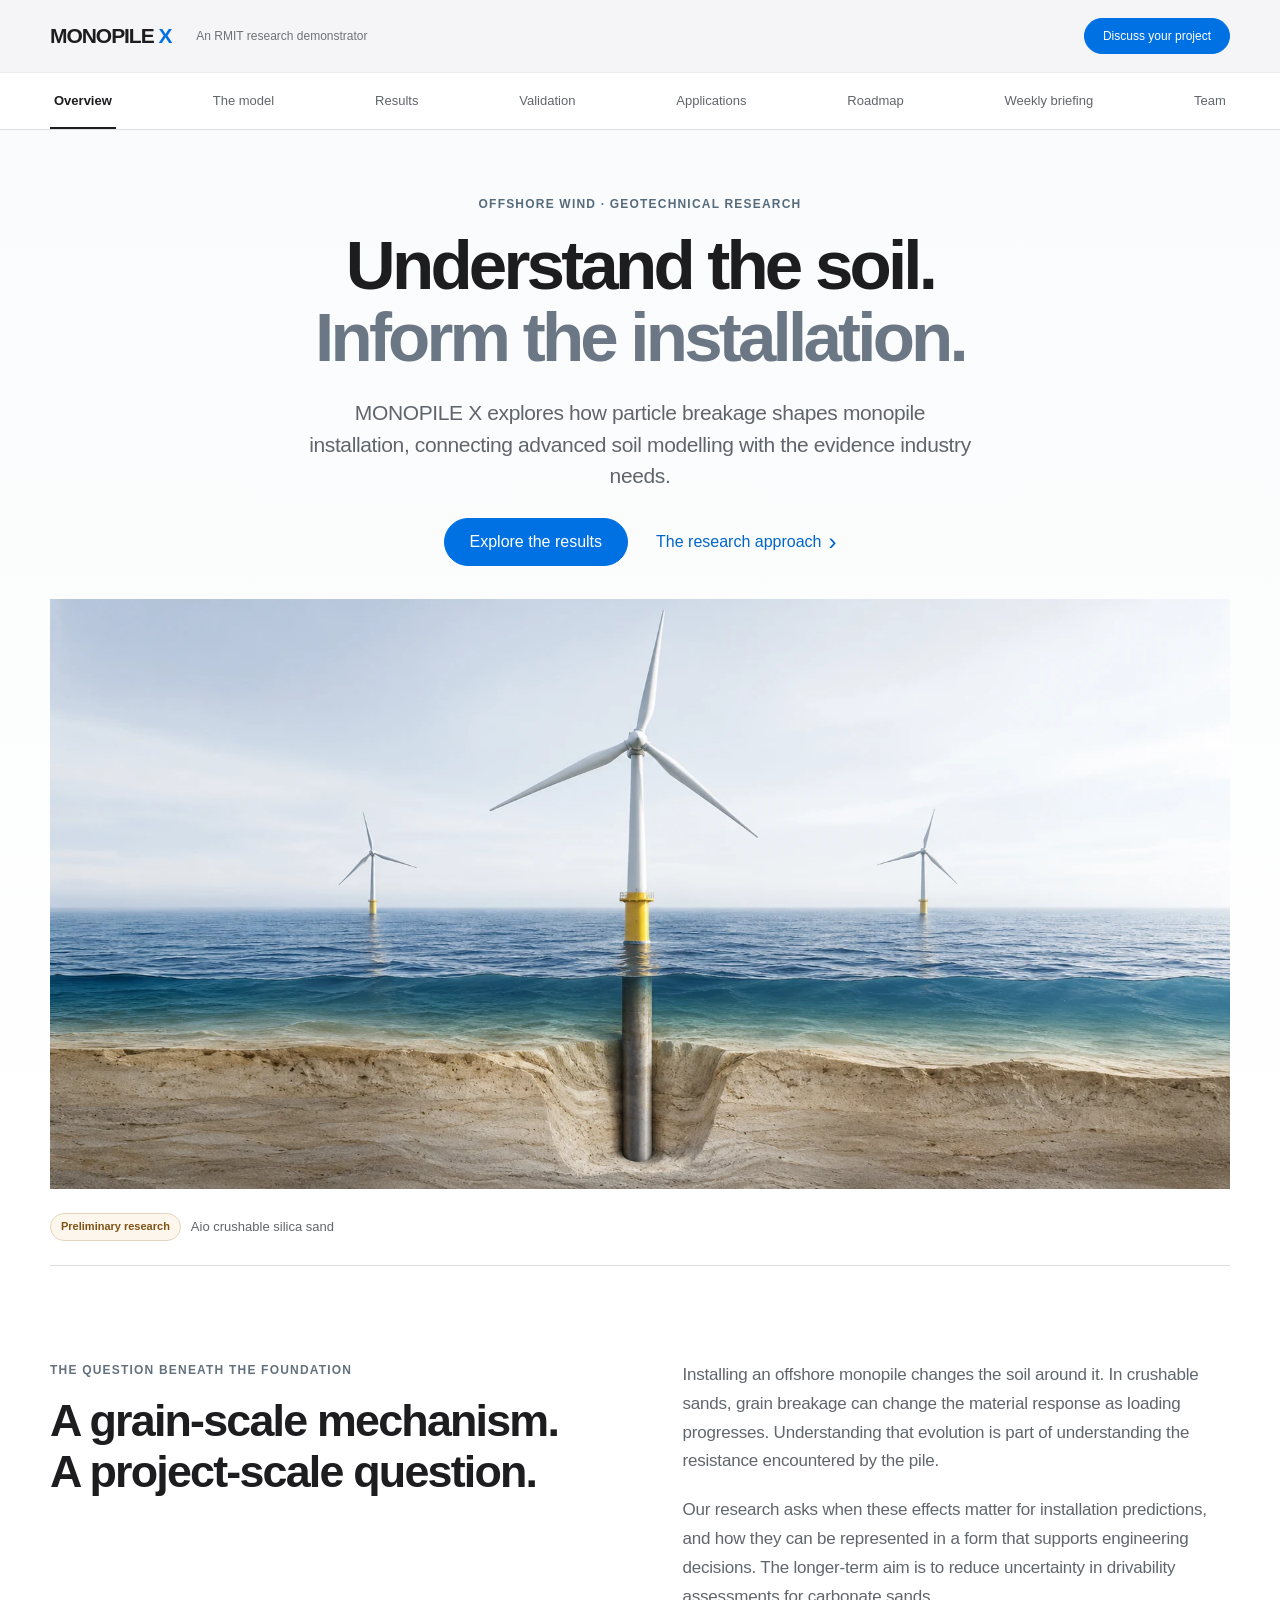
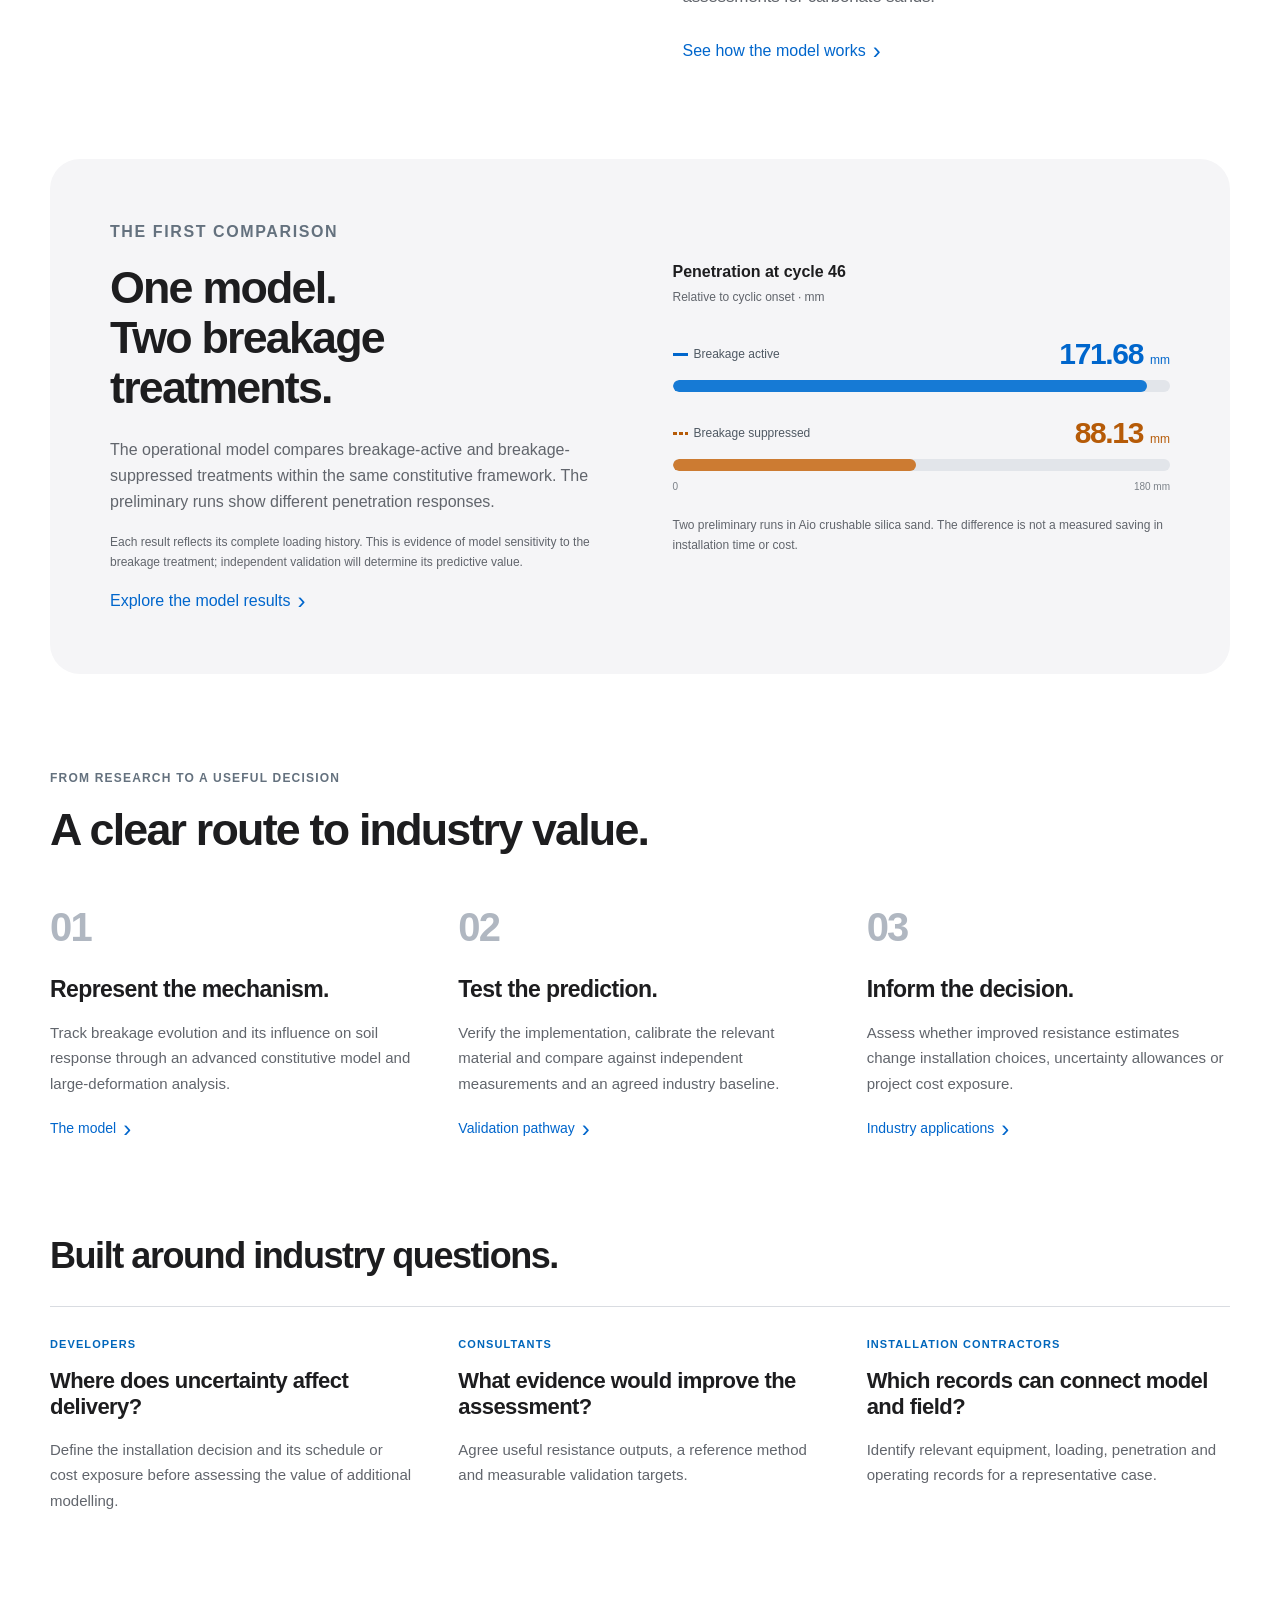
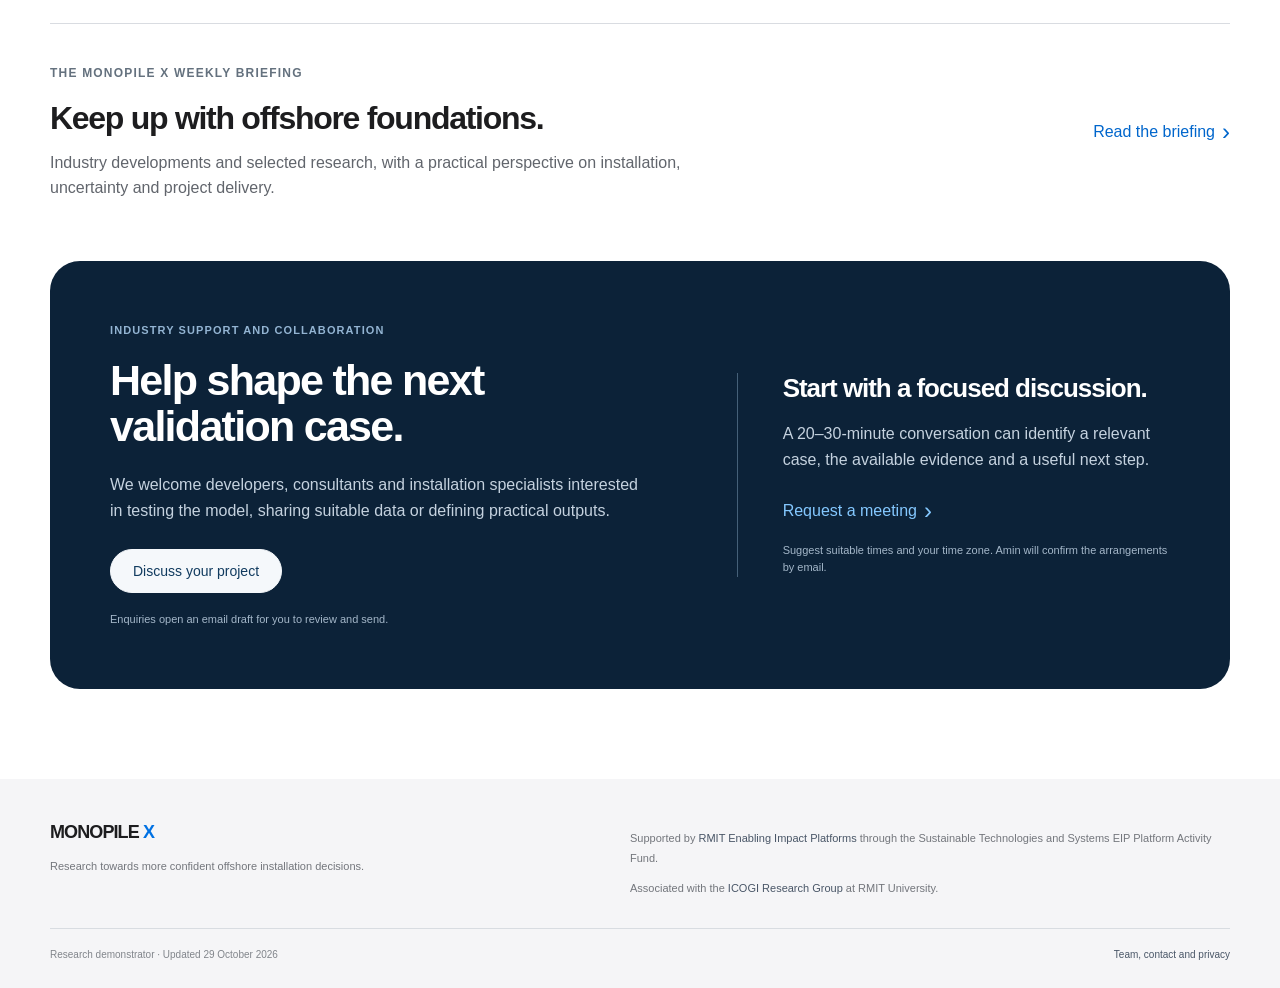
<file: index.html>
<!DOCTYPE html>
<html lang="en-AU"><head><meta charset="UTF-8"><meta name="viewport" content="width=device-width,initial-scale=1">
<title>MONOPILE X | Breakage-aware monopile installation</title>
<meta name="description" content="An RMIT research demonstrator connecting particle-breakage modelling with offshore monopile installation. Explore preliminary results, the validation pathway and industry collaboration.">
<meta name="theme-color" content="#f5f5f7"><link rel="canonical" href="https://aminghotbi.github.io/Monopile-X/">
<meta property="og:type" content="website"><meta property="og:title" content="MONOPILE X — Understand the soil. Inform the installation."><meta property="og:description" content="Breakage-aware monopile research, preliminary model results and pathways to industry validation."><meta property="og:url" content="https://aminghotbi.github.io/Monopile-X/"><meta property="og:image" content="https://aminghotbi.github.io/Monopile-X/assets/offshore-hero.webp"><meta property="og:image:alt" content="Concept illustration of an offshore wind turbine and its monopile foundation."><meta name="twitter:card" content="summary_large_image">
<link rel="icon" href="assets/favicon.svg" type="image/svg+xml"><link rel="stylesheet" href="assets/site.css">
<script src="assets/analytics-config.js" defer></script><script src="assets/analytics.js" defer></script><script src="assets/app.js" defer></script><script src="assets/industry-config.js" defer></script><script src="assets/industry.js" defer></script><script src="assets/briefing.js" defer></script>
</head><body><a class="skip-link" href="#main">Skip to content</a>
<header class="site-header"><div class="header-inner"><a class="brand" href="#start" data-guide-route="start" aria-label="MONOPILE X overview">MONOPILE <span>X</span></a><span class="header-context">An RMIT research demonstrator</span><a class="btn primary header-cta" href="#about" data-open-enquiry="Collaboration">Discuss your project</a></div></header>
<div class="navigation-wrap"><nav class="nav" id="nav" aria-label="Project sections"><button class="tab active" data-tab="start">Overview</button><button class="tab" data-tab="theory">The model</button><button class="tab" data-tab="sandbox">Results</button><button class="tab" data-tab="evidence">Validation</button><button class="tab" data-tab="scenarios">Applications</button><button class="tab" data-tab="progress">Roadmap</button><button class="tab" data-tab="briefing">Weekly briefing</button><button class="tab" data-tab="about">Team</button></nav></div><main id="main" tabindex="-1"><noscript><style>.section{display:block}.navigation-wrap,.header-cta,.hero-actions,.grid,.chart-grid,.scenario-value,.inquiry-dialog{display:none}</style><p class="content" style="padding-top:20px">Interactive comparisons require JavaScript. The project narrative and reported sample table are available below.</p></noscript>
<section class="section active" id="start">
  <div class="hero">
    <p class="eyebrow">Offshore wind · Geotechnical research</p>
    <h1>Understand the soil.<br><span>Inform the installation.</span></h1>
    <p class="hero-lead">MONOPILE X explores how particle breakage shapes monopile installation, connecting advanced soil modelling with the evidence industry needs.</p>
    <div class="hero-actions"><a class="btn primary" href="#sandbox" data-guide-route="sandbox">Explore the results</a><a class="text-link" href="#theory" data-guide-route="theory">The research approach <span aria-hidden="true">›</span></a></div>
    <figure class="hero-visual"><img src="assets/offshore-hero.webp" srcset="assets/offshore-hero-mobile.webp 960w, assets/offshore-hero.webp 1774w" sizes="(max-width: 700px) 100vw, 1200px" width="1774" height="887" alt="Concept illustration of offshore wind turbines, with a cutaway revealing a monopile foundation below the seabed." fetchpriority="high"></figure>
  </div>
  <div class="content">
    <div class="badge-line" aria-label="Research status" style="padding:24px 0;border-bottom:1px solid var(--line)"><span class="status">Preliminary research</span><span class="muted">Aio crushable silica sand</span></div>
    <article class="story-section story-split">
      <div><p class="eyebrow">The question beneath the foundation</p><h2>A grain-scale mechanism.<br>A project-scale question.</h2></div>
      <div class="story-copy"><p>Installing an offshore monopile changes the soil around it. In crushable sands, grain breakage can change the material response as loading progresses. Understanding that evolution is part of understanding the resistance encountered by the pile.</p><p>Our research asks when these effects matter for installation predictions, and how they can be represented in a form that supports engineering decisions. The longer-term aim is to reduce uncertainty in drivability assessments for carbonate sands.</p><a class="text-link" href="#theory" data-guide-route="theory">See how the model works <span aria-hidden="true">›</span></a></div>
    </article>
    <article class="result-story">
      <div><p class="eyebrow">The first comparison</p><h2>One model.<br>Two breakage treatments.</h2><p>The operational model compares breakage-active and breakage-suppressed treatments within the same constitutive framework. The preliminary runs show different penetration responses.</p><p class="fine">Each result reflects its complete loading history. This is evidence of model sensitivity to the breakage treatment; independent validation will determine its predictive value.</p><a class="text-link" href="#sandbox" data-guide-route="sandbox">Explore the model results <span aria-hidden="true">›</span></a></div>
      <figure class="comparison-figure"><figcaption>Penetration at cycle 46<span>Relative to cyclic onset · mm</span></figcaption><div class="compare-row"><div><span><i class="legend-mark active-mark"></i>Breakage active</span><strong>171.68 <small>mm</small></strong></div><div class="compare-track"><span style="width:95.3777778%"></span></div></div><div class="compare-row suppressed-row"><div><span><i class="legend-mark suppressed-mark"></i>Breakage suppressed</span><strong>88.13 <small>mm</small></strong></div><div class="compare-track"><span style="width:48.9611111%"></span></div></div><div class="compare-scale" aria-hidden="true"><span>0</span><span>180 mm</span></div><p class="fine">Two preliminary runs in Aio crushable silica sand. The difference is not a measured saving in installation time or cost.</p></figure>
    </article>
    <article class="story-section">
      <p class="eyebrow">From research to a useful decision</p><h2 class="section-statement">A clear route to industry value.</h2>
      <div class="editorial-three"><div><span class="step-index">01</span><h3>Represent the mechanism.</h3><p>Track breakage evolution and its influence on soil response through an advanced constitutive model and large-deformation analysis.</p><a class="text-link" href="#theory" data-guide-route="theory">The model <span aria-hidden="true">›</span></a></div><div><span class="step-index">02</span><h3>Test the prediction.</h3><p>Verify the implementation, calibrate the relevant material and compare against independent measurements and an agreed industry baseline.</p><a class="text-link" href="#evidence" data-guide-route="evidence">Validation pathway <span aria-hidden="true">›</span></a></div><div><span class="step-index">03</span><h3>Inform the decision.</h3><p>Assess whether improved resistance estimates change installation choices, uncertainty allowances or project cost exposure.</p><a class="text-link" href="#scenarios" data-guide-route="scenarios">Industry applications <span aria-hidden="true">›</span></a></div></div>
    </article>
    <article class="audience-section"><h2>Built around industry questions.</h2><div class="editorial-three"><div><p class="eyebrow">Developers</p><h3>Where does uncertainty affect delivery?</h3><p>Define the installation decision and its schedule or cost exposure before assessing the value of additional modelling.</p></div><div><p class="eyebrow">Consultants</p><h3>What evidence would improve the assessment?</h3><p>Agree useful resistance outputs, a reference method and measurable validation targets.</p></div><div><p class="eyebrow">Installation contractors</p><h3>Which records can connect model and field?</h3><p>Identify relevant equipment, loading, penetration and operating records for a representative case.</p></div></div></article>
    <article class="briefing-promo"><div><p class="eyebrow">The MONOPILE X weekly briefing</p><h2>Keep up with offshore foundations.</h2><p>Industry developments and selected research, with a practical perspective on installation, uncertainty and project delivery.</p></div><a class="text-link" href="#briefing" data-guide-route="briefing">Read the briefing <span aria-hidden="true">›</span></a></article>
    <article class="collaboration-feature" id="industry-connect"><div><p class="eyebrow">Industry support and collaboration</p><h2>Help shape the next<br>validation case.</h2><p id="industry-enquiry-description">We welcome developers, consultants and installation specialists interested in testing the model, sharing suitable data or defining practical outputs.</p><a class="btn primary" href="#about" data-open-enquiry="Collaboration">Discuss your project</a><small id="industry-enquiry-note">Enquiries open an email draft for you to review and send.</small></div><div class="meeting-copy"><h3 id="industry-booking-title">Start with a focused discussion.</h3><p id="industry-booking-description">A 20–30-minute conversation can identify a relevant case, the available evidence and a useful next step.</p><a class="text-link" href="#about" data-open-meeting>Request a meeting <span aria-hidden="true">›</span></a><small id="industry-booking-note">Suggest suitable times and your time zone. Amin will confirm the arrangements by email.</small></div></article>
  </div>
</section><section class="section" id="theory">
  <div class="content theory-page">
    <div class="page-heading"><p class="eyebrow">The research approach</p>
    <h2>Particle breakage.<br><span class="secondary-heading">Represented through the loading history.</span></h2>
    <p class="theory-lead">An advanced constitutive model captures breakage evolution within a large-deformation installation analysis. It connects changes in grading, soil state and effective stress with the response of the pile–soil system.</p></div>

    <ol class="mechanism-path" aria-label="Physical links represented in the model">
      <li><span>01</span><strong>Plastic shear work</strong><small>Loading history accumulates</small></li>
      <li><span>02</span><strong>Breakage evolves</strong><small>The grading state changes</small></li>
      <li><span>03</span><strong>Soil response changes</strong><small>Stiffness, contraction and dilation</small></li>
      <li><span>04</span><strong>Pile resistance responds</strong><small>Pore pressure, contact and motion interact</small></li>
    </ol>

    <div class="two theory-columns">
      <article class="panel theory-copy">
        <div class="eyebrow">Material behaviour</div>
        <h3>What the constitutive model represents</h3>
        <p>The formulation combines hyperelasticity with state-dependent bounding-surface plasticity, following Irani and co-authors. A grading-based breakage index, <i>B</i>, evolves with plastic shear work and modifies both elastic stiffness and the critical-state relation.</p>
        <p>This changes the soil’s tendency to contract or dilate. Under limited drainage, the resulting pore-pressure response changes effective stress and can alter pile–soil contact resistance. The effect depends on the loading path; greater breakage does not imply a universal reduction in driving resistance.</p>
        <p><i>B</i> = 0 denotes the reference initial grading; <i>B</i> approaches 1 at the assumed ultimate grading. It is not the percentage of grains that have broken.</p>
        <details class="theory-details">
          <summary>Key constitutive relations</summary>
          <div class="equation">B = 1 − ω / (ω + W<sub>max</sub> / e<sub>0</sub>)</div>
          <p>The breakage law uses the maximum accumulated signed plastic shear work, <i>W</i><sub>max</sub>, the initial void ratio, <i>e</i><sub>0</sub>, and a calibrated work scale, ω. Retaining the maximum prevents crushing from reversing during unloading.</p>
          <div class="equation">ψ = e − e<sub>cs</sub>(p′, B)</div>
          <p>The state parameter, ψ, compares the current void ratio with the breakage-dependent critical-state value at mean effective stress <i>p</i>′. It influences plastic hardening and dilatancy. Elastic response is derived from an energy potential, with the later positive-root formulation used in this implementation.</p>
        </details>
      </article>

      <article class="panel theory-copy">
        <div class="eyebrow">Numerical implementation</div>
        <h3>How it is implemented in Abaqus</h3>
        <ol class="implementation-list">
          <li><strong>Material update.</strong> The independently developed constitutive routine updates effective stress and internal state through a VUMAT interface. Adaptive substepping and protected rollback support the local integration.</li>
          <li><strong>Large deformation.</strong> Abaqus/Explicit uses a Coupled Eulerian–Lagrangian (CEL) formulation. Soil moves through a fixed Eulerian mesh, while the rigid open-ended pile moves through the soil.</li>
          <li><strong>Pore-pressure coupling.</strong> Following the coupled CEL approach of Staubach and co-authors, the temperature degree of freedom carries an excess-pore-pressure analogue. This represents generation, transport and dissipation of pressure.</li>
          <li><strong>Contact and motion.</strong> Near-pile effective stress informs the contact treatment. Applied loading, pile inertia and changing soil reactions together determine pile motion.</li>
        </ol>
        <p class="theory-secondary">MONOPILE X presents exported results from this workflow. It does not run Abaqus or a predictive machine-learning model in the browser.</p>
      </article>
    </div>

    <div class="theory-benchmark">
      <h3>The current benchmark</h3>
      <dl>
        <div><dt>Material</dt><dd>Aio crushable silica sand</dd></div>
        <div><dt>Pile</dt><dd>2.0 m outer / 1.8 m inner diameter</dd></div>
        <div><dt>Numerical domain</dt><dd>12° diagnostic sector</dd></div>
        <div><dt>Vibration</dt><dd>32 Hz · 46 cycles · 8 reported samples</dd></div>
      </dl>
      <p>Breakage-active and breakage-suppressed runs use the same constitutive framework and nominal geometry and loading. Their comparison reflects the accumulated response through the full loading sequence. Aio provides an implementation benchmark before calibration for carbonate sands.</p>
    </div>

    <div class="theory-outlook">
      <div>
        <h3>How this could support industry</h3>
        <p>After verification and validation, resistance and soil-state histories could inform SRV/SRD assessments and equipment or installation planning. Comparison with independent records would establish whether this reduces prediction uncertainty and the associated contingency costs. CPTu interpretation and installed-soil inputs for lateral-response methods such as PISA are further development areas.</p>
      </div>
      <div>
        <h3>What comes next</h3>
        <p>The core implementation is operational. The next stages establish numerical consistency, calibrate carbonate-sand behaviour and test predictions against independent installation evidence. These stages define where the model can be used with confidence.</p>
        <a class="theory-link" href="#evidence" data-guide-route="evidence">View the evidence and validation status →</a>
      </div>
    </div>

    <details class="theory-details theory-sources">
      <summary>Technical basis and references</summary>
      <p>Implementation description: Amin Ghotbi, Milestone 2 report (October 2026), constitutive framework and coupled CEL model sections. The summary describes the implementation reported there; the following papers provide its theoretical and numerical basis.</p>
      <ul>
        <li><a href="https://doi.org/10.1007/s11440-022-01636-z" target="_blank" rel="noopener noreferrer">Irani et al. (2022)</a> — State-dependent hyperelastic–plastic modelling of shear-induced particle breakage.</li>
        <li><a href="https://doi.org/10.1002/nag.3852" target="_blank" rel="noopener noreferrer">Irani et al. (2025)</a> — Assessment of free energy functions for sand.</li>
        <li><a href="https://doi.org/10.1680/jgeot.24.01201" target="_blank" rel="noopener noreferrer">Irani (2025)</a> — Constitutive modelling of crushable soil through hyperelasticity and bounding-surface plasticity.</li>
        <li><a href="https://doi.org/10.1016/j.sandf.2020.11.005" target="_blank" rel="noopener noreferrer">Staubach et al. (2021)</a> — Hydromechanically coupled CEL modelling of vibratory pile driving in saturated sand.</li>
      </ul>
    </details>
    <div class="theory-contact"><span>Have an installation case or validation dataset to discuss?</span><a class="btn primary" href="#about" data-open-enquiry="Technical discussion">Discuss the research</a></div>
  </div>
</section><section class="section" id="sandbox"><div class="content results-page"><div class="page-heading"><p class="eyebrow">Model results <span class="status">Preliminary</span></p><h2>Explore the response.<br><span class="secondary-heading">Follow the evidence.</span></h2><p>Two 46-cycle runs in Aio crushable silica sand, with eight reported samples. Select a cycle to compare penetration and velocity. The pile graphic is an interactive schematic; the charts and readouts use the reported numerical values.</p></div><div class="grid"><div class="panel"><div class="eyebrow">Explore the samples</div><h2 class="panel-title" style="margin-top:8px">Cycle comparison</h2><p class="muted">Cycle-synchronised comparison of the two reported model treatments.</p><div class="control"><label for="cycle">Loading cycle <small id="cycleLabel">46 / 46</small></label><input id="cycle" type="range" min="0" max="7" value="7" step="1"><div class="timeline"><span>0</span><span>8</span><span>16</span><span>20</span><span>30</span><span>35</span><span>40</span><span>46</span></div></div><div class="control"><label>Comparison mode</label><div class="seg" id="modes"><button data-mode="both" class="active">Side-by-side</button><button data-mode="active">Active</button><button data-mode="suppressed">Suppressed</button></div></div><div class="control"><label>Visual controls</label><label class="check"><input type="checkbox" id="soil" checked> Transparent soil cutaway</label><label class="check"><input type="checkbox" id="grid" checked> Depth reference grid</label><label class="check"><input type="checkbox" id="exaggerate" checked> Exaggerate motion for visibility</label></div><div class="control"><button class="btn primary" style="width:100%" id="play">Play sampled cycles</button></div><div class="callout">Schematic geometry. Motion is exaggerated when the scale control is enabled; it is not a spatial simulation output.</div></div><div class="panel scene"><canvas id="scene" tabindex="0" aria-label="Schematic pile comparison. Use left and right arrow keys to rotate and plus or minus to zoom."></canvas><div class="scene-head"><div><div class="eyebrow">Interactive schematic</div><div style="font-size:12px;margin-top:5px">Open-ended monopile / soil interaction</div></div><span class="tag">SCHEMATIC 3D</span></div><div class="scene-controls" aria-label="Schematic view controls"><button type="button" data-scene-view="out" aria-label="Zoom out">−</button><button type="button" data-scene-view="reset" aria-label="Reset schematic view">Reset</button><button type="button" data-scene-view="in" aria-label="Zoom in">+</button></div><div class="scene-footer">Drag or use arrow keys to rotate · +/− to zoom</div></div><div class="panel right"><div class="eyebrow">Reported outputs</div><h2 class="panel-title" style="margin-top:8px">Response at selected cycle</h2><div class="stats"><div class="stat"><div class="label">ACTIVE PENETRATION</div><div class="num cyan" id="activeNum">171.68</div><div class="label">mm / relative to onset</div></div><div class="stat"><div class="label">SUPPRESSED PENETRATION</div><div class="num orange" id="suppNum">88.13</div><div class="label">mm / relative to onset</div></div><div class="stat"><div class="label">SEPARATION</div><div class="num" id="diffNum">83.55</div><div class="label">mm / active − suppressed</div></div><div class="stat"><div class="label">ACTIVE / SUPPRESSED</div><div class="num" id="ratioNum">1.95×</div><div class="label">penetration ratio</div></div></div><details class="result-details"><summary>Soil-state summary · cycle 46</summary><p class="muted">Reported summary values, not cycle-specific maps.</p><div id="soilMetrics"></div></details><div class="footnote">The comparison reflects each run’s complete loading history. It shows sensitivity to the breakage treatment rather than an isolated cyclic-stage effect.</div></div></div><div class="chart-grid"><div class="panel"><div class="badge-line"><h2 class="panel-title">Penetration history</h2><span class="status">8 reported samples</span></div><div class="legend"><span><i class="dot" style="background:var(--cyan)"></i>Breakage active</span><span><i class="dot" style="background:var(--orange)"></i>Breakage suppressed</span></div><p class="muted">Penetration relative to cyclic onset (mm).</p><div class="chartbox"><canvas id="penetrationChart" role="img" aria-label="Penetration in millimetres against loading cycle for both runs. Exact values are in the sample table below."></canvas></div></div><div class="panel"><h2 class="panel-title">Velocity at common loading phase</h2><p class="muted">Signed velocity (m/s); positive downward.</p><div class="chartbox"><canvas id="velocityChart" role="img" aria-label="Signed pile velocity in metres per second against loading cycle. Exact values are in the sample table below."></canvas></div></div></div><p class="chart-caption">Horizontal axis: loading cycle. Lines join the eight reported samples as a visual guide; they do not resolve behaviour between those samples. Blue denotes breakage active; orange denotes breakage suppressed.</p><details class="data-details"><summary>View the reported sample values</summary><div class="table-scroll"><table class="data-table"><caption>Reported model outputs. Positive velocity is downward.</caption><thead><tr><th scope="col">Cycle</th><th scope="col">Active penetration<br>mm</th><th scope="col">Suppressed penetration<br>mm</th><th scope="col">Active velocity<br>m/s</th><th scope="col">Suppressed velocity<br>m/s</th></tr></thead><tbody><tr><th scope="row">0</th><td>0.00</td><td>0.00</td><td>1.794</td><td>1.847</td></tr><tr><th scope="row">8</th><td>62.46</td><td>60.07</td><td>-0.591</td><td>-0.463</td></tr><tr><th scope="row">16</th><td>79.18</td><td>69.89</td><td>0.348</td><td>0.181</td></tr><tr><th scope="row">20</th><td>109.40</td><td>83.54</td><td>0.047</td><td>-0.071</td></tr><tr><th scope="row">30</th><td>125.65</td><td>59.98</td><td>0.060</td><td>-0.038</td></tr><tr><th scope="row">35</th><td>142.17</td><td>74.34</td><td>0.079</td><td>0.065</td></tr><tr><th scope="row">40</th><td>155.71</td><td>80.70</td><td>0.021</td><td>-0.025</td></tr><tr><th scope="row">46</th><td>171.68</td><td>88.13</td><td>0.031</td><td>-0.021</td></tr></tbody></table></div></details><div class="next-section"><span>What evidence is needed for engineering use?</span><a class="text-link" href="#evidence" data-guide-route="evidence">Review the validation pathway <span aria-hidden="true">›</span></a></div></div></section><section class="section" id="evidence"><div class="content"><div class="page-heading"><p class="eyebrow">Evidence and validation</p><h2>Confidence comes<br><span class="secondary-heading">from testing the prediction.</span></h2><p>The current demonstration establishes an operational modelling workflow and a preliminary comparison. The next task is to determine its accuracy, range of application and usefulness against independent evidence.</p></div>
<div class="validation-summary"><div><span class="status available">Available</span><h3>Implementation and initial results</h3><p>A breakage-aware constitutive routine, coupled CEL installation model, and two preliminary 46-cycle runs in Aio crushable silica sand.</p></div><div><span class="status">Next evidence</span><h3>Carbonate and installation validation</h3><p>Material calibration, numerical verification and independent comparisons are required before making project-specific predictions.</p></div></div>
<div class="panel evidence-table"><h3>What the evidence supports</h3><div class="table-scroll"><table class="data-table"><thead><tr><th scope="col">Research question</th><th scope="col">Current evidence</th><th scope="col">Next step</th></tr></thead><tbody>
<tr><th scope="row">Does the breakage treatment affect the model response?</th><td>The preliminary runs show different penetration histories.</td><td>Verify complete histories and interpret the accumulated loading response.</td></tr>
<tr><th scope="row">How does it change mobilised resistance?</th><td>Penetration alone does not establish the resistance components.</td><td>Check toe and inner/outer shaft-force histories, units, signs and sector scaling.</td></tr>
<tr><th scope="row">Does the model represent carbonate sands?</th><td>The displayed benchmark uses Aio crushable silica sand.</td><td>Calibrate against relevant carbonate laboratory data, then test separate cases.</td></tr>
<tr><th scope="row">Does it improve installation prediction?</th><td>Independent installation validation remains to be completed.</td><td>Compare with measured records and an agreed engineering baseline.</td></tr>
<tr><th scope="row">Can it reduce cost or schedule uncertainty?</th><td>The commercial calculator explores assumptions only.</td><td>Link validated predictions to an actual decision and partner-sourced costs.</td></tr>
</tbody></table></div></div>
<article class="story-section"><p class="eyebrow">A focused first collaboration</p><h2 class="section-statement">One case. An agreed baseline.<br>A measurable outcome.</h2><div class="editorial-three"><div><span class="step-index">01</span><h3>Define the decision.</h3><p>Choose a soil and installation case, the practical question and the reference method. Agree the outputs and comparison measures in advance.</p></div><div><span class="step-index">02</span><h3>Align the evidence.</h3><p>Review geometry, soil characterisation, equipment and loading records, penetration history and available force measurements. Reserve independent records for validation.</p></div><div><span class="step-index">03</span><h3>Assess the difference.</h3><p>Compare prediction errors and the resulting decision with the agreed baseline. Report where the model helps, where it does not and what uncertainty remains.</p></div></div></article>
<div class="next-section"><span>Have a representative case or dataset?</span><a class="btn primary" href="#about" data-open-enquiry="Validation data">Discuss a validation case</a></div></div></section><section class="section" id="scenarios"><div class="content applications-page"><div class="page-heading"><p class="eyebrow">Industry applications <span class="status">Development pathways</span></p><h2>From model outputs<br><span class="secondary-heading">to installation decisions.</span></h2><p>The priority is to establish whether breakage-aware modelling improves resistance estimates and the decisions built on them. Each application below requires verification and validation for the conditions of interest.</p></div>
<div class="application-intro"><h3>Start with the decision.<br>Then define the useful output.</h3><p>For developers, value lies in better-informed delivery and contingency decisions. For consultants and contractors, it lies in traceable engineering outputs that can be compared with existing assessments and measured performance.</p></div>
<div class="application-list">
<details open><summary><span class="application-number">01</span><span>Drivability and installation planning<small>Primary translation focus</small></span><span class="expand-icon" aria-hidden="true"></span></summary><div class="application-body"><p>Verified histories of pile motion and toe and shaft resistance could support soil resistance to vibratory driving (SRV) and soil resistance to driving (SRD) assessments. The first study should test a defined installation question against measured response and a partner baseline.</p><p><strong>Potential value:</strong> better evidence for equipment and installation-strategy choices, and a clearer basis for assessing refusal, delay and contingency exposure. Noise reduction would require a separate installation and acoustic assessment.</p></div></details>
<details><summary><span class="application-number">02</span><span>Inputs to established drivability tools<small>Proposed engineering workflow</small></span><span class="expand-icon" aria-hidden="true"></span></summary><div class="application-body"><p>GRLWEAP uses wave-equation analysis to assess pile-driving behaviour. A breakage-aware continuum analysis could inform the resistance assumptions supplied to a drivability workflow, provided the outputs are translated and checked for the relevant installation method.</p><p>This is a proposed complement to established practice. There is no live software interface, and the present vibratory comparison is not an impact-driving validation.</p><a class="text-link" href="https://www.pile.com/products/grlweap/" target="_blank" rel="noopener noreferrer">GRLWEAP technical overview <span aria-hidden="true">↗</span></a></div></details>
<details><summary><span class="application-number">03</span><span>CPTu interpretation in crushable soils<small>Future research</small></span><span class="expand-icon" aria-hidden="true"></span></summary><div class="application-body"><p>A future study could examine how grain crushing affects cone resistance and pore-pressure response, and what that means for deriving installation inputs. It would require paired CPTu records, laboratory characterisation and a separately verified cone-penetration analysis.</p><p>No CPTu correction or interpretation model has been developed in this demonstrator. The question is whether a breakage-aware interpretation improves agreement with independent evidence.</p></div></details>
<details><summary><span class="application-number">04</span><span>Installed soil and long-term foundation response<small>Future research</small></span><span class="expand-icon" aria-hidden="true"></span></summary><div class="application-body"><p>Installation changes the soil state around the monopile. Validated post-installation fields could provide starting conditions for subsequent foundation-response studies, including dissipation and lateral loading.</p><p>PISA-type methods use calibrated soil-reaction curves. Bringing installation effects into such assessments would require separate lateral-response analyses and calibration; a breakage index or penetration curve is not a direct PISA input.</p><a class="text-link" href="https://www.repository.cam.ac.uk/items/08321aa3-0fae-4f51-bd6f-1f26098e775d" target="_blank" rel="noopener noreferrer">PISA model for marine sand <span aria-hidden="true">↗</span></a></div></details>
<details><summary><span class="application-number">05</span><span>Fast exploration with data-driven models<small>Future capability</small></span><span class="expand-icon" aria-hidden="true"></span></summary><div class="application-body"><p>A verified simulation database could support a surrogate model for exploring parameter sensitivity and prediction ranges. That would require independent-case testing, uncertainty estimates and clear limits on the conditions covered.</p><p>The current website displays exported results. It is not a live digital twin, and the eight cycle samples are not independent training cases for a predictive machine-learning model.</p></div></details>
</div><div class="scenario-topic scenario-value"><div class="section-heading"><p class="eyebrow">Explore a commercial scenario</p><h3>What could a better decision be worth?</h3><span class="status">Illustrative assumptions</span></div><p class="muted">Transparent commercial scenarios. No cost or driving-time savings are inferred from the 46-cycle comparison.</p><div class="two"><div class="panel"><h2 class="panel-title">Editable project assumptions</h2><div class="formgrid"><div class="field"><label for="hourly">Marginal spread cost (AUD / hour)</label><input id="hourly" type="number" min="0" value="30000"></div><div class="field"><label for="extra">Extra modelling / testing cost (AUD)</label><input id="extra" type="number" min="0" value="50000"></div><div class="field"><label for="contingency">Separate contingency benefit (AUD)</label><input id="contingency" type="number" min="0" value="0"></div><div class="field"><label for="hours">Base case avoided hours</label><input id="hours" type="number" min="0" value="5" step="0.5"></div><div class="field"><label for="lowfactor">Low case factor</label><input id="lowfactor" type="number" min="0" max="1" value="0.5" step="0.1"></div><div class="field"><label for="highfactor">High case factor</label><input id="highfactor" type="number" min="1" value="1.5" step="0.1"></div></div><p id="calc-warning" class="calc-warning" role="status" aria-live="polite"></p><div class="footnote">Net potential saving = avoided hours × marginal hourly cost + separate contingency benefit − extra analysis/testing cost. Avoid double-counting contingency and delay costs.</div></div><div class="panel"><h2 class="panel-title">Scenario outcome</h2><div class="result"><div class="muted">BASE CASE · POTENTIAL NET SAVING</div><div class="big" id="baseSaving">A$100,000</div><div class="muted" id="breakEven">Break-even time: 1.67 hours</div></div><div class="cards3"><div class="mini"><div class="muted">LOW</div><h3 id="lowSaving">A$25,000</h3><div class="muted" id="lowHours">2.5 h avoided</div></div><div class="mini"><div class="muted">BASE</div><h3 id="baseSmall">A$100,000</h3><div class="muted" id="baseHours">5 h avoided</div></div><div class="mini"><div class="muted">HIGH</div><h3 id="highSaving">A$175,000</h3><div class="muted" id="highHours">7.5 h avoided</div></div></div><div class="chartbox" style="height:180px;margin-top:12px"><canvas id="costChart" role="img" aria-label="Illustrative low, base and high net savings. Values are also shown directly above the chart."></canvas></div><p class="scenario-note">Illustrative values only — replace with partner-sourced estimates before any project claim.</p></div></div></div>
<div class="next-section"><span>Which output would make a difference to your project?</span><a class="btn primary" href="#about" data-open-enquiry="Technical discussion">Discuss an application</a></div></div></section><section class="section" id="progress">
  <div class="content progress-page">
    <div class="page-heading"><p class="eyebrow">Research roadmap</p>
    <h2>Implementation is operational.<br><span class="secondary-heading">Validation is the next priority.</span></h2>
    <p class="progress-intro">The core constitutive and CEL model is operational. Numerical verification is ongoing, followed by carbonate calibration, independent validation and final sensitivity studies.</p></div>
    <div class="panel progress-current-status"><h3 class="panel-title">Current research status</h3><p>Preliminary Aio crushable silica sand results. Carbonate calibration and independent installation validation are not yet complete.</p></div>
    <div class="panel progress-overview">
      <div class="progress-summary">
        <div><div class="eyebrow">Weighted milestone progress</div><div class="progress-number">55<span>%</span></div><p>Core implementation milestone achieved</p></div>
        <div class="progress-context"><span class="status">Research phase weights</span><p>Programme view · 29 October 2026</p><p>Implementation carries 55% of the planned programme weight. This milestone measure does not represent validation readiness. Ongoing phases receive credit once their stated outputs are achieved.</p></div>
      </div>
      <div class="progress-scroll">
        <div class="progress-visual">
          <div class="phase-track" role="progressbar" aria-label="Weighted completion of the proposed technical roadmap" aria-valuemin="0" aria-valuemax="100" aria-valuenow="55" aria-valuetext="Core implementation complete, representing 55 percent of the proposed phase weight. Numerical verification is in progress.">
            <div class="phase-segment complete" title="Core implementation: 55 percent weight, complete"></div>
            <div class="phase-segment current" title="Numerical verification: 12 percent weight, in progress"></div>
            <div class="phase-segment planned" title="Carbonate calibration: 12 percent weight, planned"></div>
            <div class="phase-segment planned" title="Independent validation: 12 percent weight, planned"></div>
            <div class="phase-segment planned" title="Final sensitivity analyses: 9 percent weight, planned"></div>
          </div>
          <div class="phase-labels">
            <div><strong>Core implementation</strong><span>55% weight</span></div>
            <div><strong>Numerical verification</strong><span>12% weight</span></div>
            <div><strong>Carbonate calibration</strong><span>12% weight</span></div>
            <div><strong>Independent validation</strong><span>12% weight</span></div>
            <div><strong>Final sensitivity analyses</strong><span>9% weight</span></div>
          </div>
        </div>
      </div>
      <div class="progress-legend"><span><i class="legend-complete" aria-hidden="true"></i>Complete</span><span><i class="legend-current" aria-hidden="true"></i>In progress</span><span><i class="legend-planned" aria-hidden="true"></i>Planned</span></div>
      <p class="progress-scroll-hint">Scroll horizontally to view all phases.</p>
    </div>
    <ol class="phase-details">
      <li class="panel phase-detail">
        <div class="phase-heading"><h3>01 · Core implementation</h3><span class="phase-status done">Operational</span></div>
        <p>Implement the breakage-aware constitutive model and its Abaqus CEL coupling.</p>
        <p><strong>Current evidence:</strong> an operational boundary-value model and the preliminary 46-cycle comparison in Aio crushable silica sand.</p>
      </li>
      <li class="panel phase-detail">
        <div class="phase-heading"><h3>02 · Numerical verification</h3><span class="phase-status underway">In progress</span></div>
        <p>Check that the constitutive implementation and coupled calculation behave as intended.</p>
        <p><strong>Completion output:</strong> documented material-point benchmarks, mesh and time-step checks, and consistent contact, restart, units and force histories.</p>
      </li>
      <li class="panel phase-detail">
        <div class="phase-heading"><h3>03 · Carbonate calibration</h3><span class="phase-status">Planned</span></div>
        <p>Calibrate the material parameters against relevant carbonate-sand laboratory data across the required stress and density range.</p>
        <p><strong>Completion output:</strong> a traceable parameter set and calibration evidence for breakage, stiffness and critical-state behaviour.</p>
      </li>
      <li class="panel phase-detail">
        <div class="phase-heading"><h3>04 · Independent validation</h3><span class="phase-status">Planned</span></div>
        <p>Compare predictions with independent laboratory or installation cases reserved from calibration, alongside an industry baseline.</p>
        <p><strong>Completion output:</strong> agreed accuracy measures, prediction errors and a defined range of application.</p>
      </li>
      <li class="panel phase-detail">
        <div class="phase-heading"><h3>05 · Final sensitivity analyses</h3><span class="phase-status">Planned</span></div>
        <p>Use the verified and validated model to assess the influence of soil parameters, pile geometry and loading conditions.</p>
        <p><strong>Completion output:</strong> ranked uncertainty drivers and response ranges that industry partners can use to assess installation decisions and potential cost implications.</p>
      </li>
    </ol>
    <div class="panel progress-paf"><h3 class="panel-title">PAF activity and industry engagement</h3><p>MONOPILE X and the industry discussions are progressing alongside the technical work. The roadmap covers the wider research programme; the PAF activity supports the demonstrator and the exchange needed to identify useful outputs, validation cases and future collaboration.</p><p><a href="#scenarios" data-guide-route="scenarios">Explore the industry applications</a></p></div>
  </div>
</section><section class="section" id="briefing">
  <div class="content briefing-page">
    <div class="page-heading"><p class="eyebrow">The MONOPILE X weekly briefing</p><h2>The week in<br><span class="secondary-heading">offshore foundations.</span></h2><p>Industry news and research on monopile installation, crushable soils and the decisions that shape project delivery.</p></div>
    <div class="briefing-toolbar"><span class="briefing-cadence">New editions on Monday mornings</span><span id="briefing-status" class="fine" role="status" aria-live="polite">Loading the latest edition…</span><button type="button" id="briefing-retry" class="btn" hidden>Try again</button></div>
    <noscript><p class="briefing-empty">Enable JavaScript to read the current briefing and browse previous editions.</p></noscript>
    <div id="briefing-content" tabindex="-1"></div>
    <div class="briefing-editorial"><h3>About this briefing</h3><p>Automatically compiled from linked industry announcements, official updates and research publications. Each item separates the source’s findings from our interpretation of its relevance. Research highlights may include earlier work; publication, issue and source-check dates are labelled individually.</p><p>These summaries support discussion and further reading. They do not establish the validation status of MONOPILE X or imply endorsement by the organisations mentioned.</p><a class="text-link" href="#about" data-open-enquiry="Technical discussion">Suggest a source or correction <span aria-hidden="true">›</span></a></div>
  </div>
</section><section class="section" id="about">
  <div class="content about-page">
    <div class="page-heading"><p class="eyebrow">People and support</p>
    <h2>The research behind<br><span class="secondary-heading">MONOPILE X.</span></h2><p>A research translation demonstrator developed through RMIT’s 2026 EIP Platform Activity Fund, connecting breakage-aware monopile modelling with industry discussion and future validation.</p></div>
    <div class="about-layout">
      <div class="panel about-copy">
        <h3 class="panel-title">Research team</h3>
        <dl class="about-people">
          <div><dt>Research and constitutive implementation</dt><dd>Dr. Amin Ghotbi</dd><dd class="team-links"><a href="https://au.linkedin.com/in/aminghotbi" target="_blank" rel="noopener noreferrer">LinkedIn</a></dd></div>
          <div><dt>MONOPILE X demonstrator</dt><dd>Dr. Farid Fazel Mojtahedi</dd><dd class="team-links"><a href="https://au.linkedin.com/in/s-farid-fazel-mojtahedi-84ab8889" target="_blank" rel="noopener noreferrer">LinkedIn</a><span aria-hidden="true">·</span><a href="https://research-repository.uwa.edu.au/en/persons/farid-fazelmojtahedi/" target="_blank" rel="noopener noreferrer">UWA research profile</a></dd></div>
          <div><dt>Supervisors</dt><dd>Prof. Amin Barari</dd><dd class="team-links"><a href="https://www.rmit.edu.au/profiles/b/amin-barari" target="_blank" rel="noopener noreferrer">RMIT profile</a><span aria-hidden="true">·</span><a href="https://vbn.aau.dk/en/persons/amin-barari-2/" target="_blank" rel="noopener noreferrer">Aalborg research profile</a></dd><dd>Prof. Majid Nazem</dd><dd class="team-links"><a href="https://au.linkedin.com/in/majid-nazem-3519b353" target="_blank" rel="noopener noreferrer">LinkedIn</a><span aria-hidden="true">·</span><a href="https://scholar.google.com/citations?user=kGSYvsEAAAAJ&hl=en" target="_blank" rel="noopener noreferrer">Google Scholar</a><span aria-hidden="true">·</span><a href="https://www.rmit.edu.au/profiles/n/majidreza-nazem" target="_blank" rel="noopener noreferrer">RMIT profile</a></dd></div>
          <div><dt>Collaborators</dt><dd>Dr. Mohammad Aminpour</dd><dd class="team-links"><a href="https://au.linkedin.com/in/mohammad-aminpour" target="_blank" rel="noopener noreferrer">LinkedIn</a><span aria-hidden="true">·</span><a href="https://scholar.google.com/citations?user=A2CLn2IAAAAJ" target="_blank" rel="noopener noreferrer">Google Scholar</a><span aria-hidden="true">·</span><a href="https://www.rmit.edu.au/profiles/a/mohammad-aminpour" target="_blank" rel="noopener noreferrer">RMIT profile</a></dd><dd>Professor Patrick Staubach</dd><dd class="team-links"><a href="https://orcid.org/0000-0002-1788-4880" target="_blank" rel="noopener noreferrer">ORCID research profile</a></dd></div>
        </dl>
      </div>
      <div class="panel about-copy">
        <h3 class="panel-title">Association and support</h3>
        <p>Associated with the <a href="https://icogi-research-group.github.io/icogi/" target="_blank" rel="noopener noreferrer">Intelligent Coastal and Offshore Geotechnics and Infrastructure (ICOGI) Research Group</a> at RMIT University.</p>
        <p>Supported by <a href="https://www.rmit.edu.au/research/our-research/enabling-impact-platforms" target="_blank" rel="noopener noreferrer">RMIT Enabling Impact Platforms</a> through the Sustainable Technologies and Systems EIP Platform Activity Fund.</p>
        <div class="about-logos"><a href="https://icogi-research-group.github.io/icogi/" target="_blank" rel="noopener noreferrer" aria-label="Visit the ICOGI Research Group website"><img loading="lazy" class="icogi-logo" src="assets/icogi-logo.jpg" width="400" height="400" alt="ICOGI Intelligent Coastal and Offshore Geotechnics and Infrastructure"></a><a href="https://www.rmit.edu.au/research/our-research/enabling-impact-platforms" target="_blank" rel="noopener noreferrer" aria-label="Visit RMIT Enabling Impact Platforms"><img loading="lazy" class="about-logo" src="assets/rmit-eip.png" width="309" height="83" alt="RMIT University and Enabling Impact Platforms"></a></div>
      </div>
    </div>
    <div class="panel about-copy about-contact-panel">
      
      
      
      <h3 class="panel-title">Contact</h3>
      <p class="about-contact"><a href="mailto:amin.ghotbi@rmit.edu.au">amin.ghotbi@rmit.edu.au</a><span aria-hidden="true">·</span><a href="mailto:aminghotbi@gmail.com">aminghotbi@gmail.com</a><span aria-hidden="true">·</span><a href="https://github.com/aminghotbi" target="_blank" rel="noopener noreferrer">Amin’s GitHub</a></p>
    </div>
    <div class="panel about-copy analytics-privacy" id="analytics-privacy" hidden>
      <h3 class="panel-title">Privacy and analytics</h3>
      <p>We use Google Analytics cookies to measure visits, approximate location, referral websites and module use. This helps us understand how the demonstrator supports research and industry engagement. Inquiry text and calculator values are not included in our analytics events. You can turn analytics off for this browser below.</p>
      <p><a href="https://policies.google.com/privacy" target="_blank" rel="noopener noreferrer">Google Privacy Policy</a></p>
      <label class="analytics-toggle"><input type="checkbox" id="analytics-enabled" aria-describedby="analytics-choice-status">Visitor analytics</label>
      <p class="analytics-choice-status" id="analytics-choice-status" role="status"></p>
    </div>
  </div>
</section></main><footer class="site-footer"><div class="footer-inner"><div><a class="brand" href="#start" data-guide-route="start">MONOPILE <span>X</span></a><p>Research towards more confident offshore installation decisions.</p></div><div><p>Supported by <a href="https://www.rmit.edu.au/research/our-research/enabling-impact-platforms" target="_blank" rel="noopener noreferrer">RMIT Enabling Impact Platforms</a> through the Sustainable Technologies and Systems EIP Platform Activity Fund.</p><p>Associated with the <a href="https://icogi-research-group.github.io/icogi/" target="_blank" rel="noopener noreferrer">ICOGI Research Group</a> at RMIT University.</p></div></div><div class="footer-bottom"><span>Research demonstrator · Updated 29 October 2026</span><a href="#about" data-guide-route="about">Team, contact and privacy</a></div></footer><dialog class="inquiry-dialog" id="inquiry-dialog" aria-labelledby="industry-contact-title"><button class="dialog-close" type="button" data-close-inquiry aria-label="Close inquiry form">×</button><div class="industry-contact">
    <p class="eyebrow">Industry collaboration</p><h2 id="industry-contact-title">Let’s discuss your project.</h2>
    <p>We seek industry support and collaboration on validation cases, practical drivability outputs and installation decisions.</p>
    <details class="inquiry-details" id="industry-inquiry">
      <summary class="inquiry-toggle">Your enquiry</summary>
      <div class="industry-direct-enquiry" id="industry-direct-enquiry" hidden>
        <p>Send your enquiry using the form below. If it does not appear, <a id="industry-form-external" target="_blank" rel="noopener noreferrer">open the form in a new tab</a>.</p>
      </div>
      <form class="inquiry-form" id="industry-inquiry-form" action="mailto:amin.ghotbi@rmit.edu.au?cc=aminghotbi%40gmail.com&amp;subject=MONOPILE%20X%20industry%20inquiry" method="POST" enctype="text/plain" accept-charset="UTF-8" aria-labelledby="industry-contact-title" aria-describedby="inquiry-delivery-note">
        <div class="inquiry-row">
          <div class="inquiry-field"><label for="inquiry-name">Name</label><input id="inquiry-name" name="name" type="text" autocomplete="name" maxlength="120" required></div>
          <div class="inquiry-field"><label for="inquiry-organisation">Organisation <span>(optional)</span></label><input id="inquiry-organisation" name="organisation" type="text" autocomplete="organization" maxlength="160"></div>
        </div>
        <div class="inquiry-field"><label for="inquiry-email">Your email</label><input id="inquiry-email" name="email" type="email" autocomplete="email" maxlength="254" required></div>
        <div class="inquiry-field"><label for="inquiry-topic">Topic</label><select id="inquiry-topic" name="topic" required><option value="">Choose a topic</option><option>Technical discussion</option><option>Validation data</option><option>Collaboration</option><option>Meeting request</option></select></div>
        <div class="inquiry-field"><label for="inquiry-message">What would you like to discuss?</label><textarea id="inquiry-message" name="message" rows="4" maxlength="3000" placeholder="Tell us about your project, validation data or collaboration idea." required></textarea></div>
        <p class="inquiry-note" id="inquiry-delivery-note">This form opens a draft in your email app for you to review and send.</p>
        <button class="btn primary inquiry-send" type="submit">Continue in email</button>
        <p class="inquiry-note" id="inquiry-status" role="status" aria-live="polite"></p>
      </form>
    </details>
    
  </div></dialog></body></html>
</file>
<file: assets/site.css>
/* MONOPILE X — editorial research presentation. System fonts; no font downloads. */
/* Weekly briefing: readable editorial layout with original summaries and source links. */
.briefing-promo{display:flex;align-items:center;justify-content:space-between;gap:45px;padding:40px 0 60px;border-top:1px solid var(--line)}.briefing-promo h2{font-size:32px;line-height:1.2;margin-bottom:14px}.briefing-promo p:not(.eyebrow){max-width:660px;font-size:16px}.briefing-promo>.text-link{flex-shrink:0}.briefing-page{padding-bottom:75px}.briefing-page .page-heading{max-width:860px}.briefing-toolbar{display:flex;align-items:center;justify-content:space-between;gap:16px;flex-wrap:wrap;padding:19px 0;border-top:1px solid var(--line);border-bottom:1px solid var(--line)}.briefing-cadence{font-size:13px;color:var(--txt);font-weight:500}.briefing-edition{max-width:880px;padding:40px 0 35px}.briefing-date{font-size:13px;color:var(--muted)}.briefing-edition h3{font-size:clamp(27px,3.2vw,38px);line-height:1.18;margin:23px 0 17px}.briefing-edition>p{font-size:17px;line-height:1.7}.briefing-edition .briefing-period{font-size:12px;margin-top:18px}.briefing-group{padding:22px 0 34px}.briefing-group-title{font-size:22px;line-height:1.3;margin-bottom:20px}.briefing-group-note{font-size:13px;margin-top:-9px;margin-bottom:23px}.briefing-grid{display:grid;grid-template-columns:repeat(2,minmax(0,1fr));gap:24px}.briefing-grid-single{grid-template-columns:1fr}.briefing-card{padding:34px;border-radius:24px;background:var(--panel);display:flex;flex-direction:column;min-width:0}.briefing-card .eyebrow{font-size:10px;margin-bottom:14px}.briefing-card h4{font-size:27px;line-height:1.19;margin-bottom:18px;letter-spacing:-.035em}.briefing-summary{font-size:15px;line-height:1.75;max-width:920px}.briefing-relevance{margin-top:24px;border-left:2px solid #a5bfd7;padding-left:16px;max-width:920px}.briefing-relevance>span{font-size:11px;color:#49657e;display:block;margin-bottom:8px;font-weight:650}.briefing-relevance p{font-size:14px;line-height:1.7}.briefing-source{border-top:1px solid #dcdfe4;padding-top:18px;margin-top:26px}.briefing-source .text-link{font-size:14px;margin-bottom:7px}.briefing-source-note{font-size:11px;line-height:1.6;margin-top:4px}.briefing-takeaway{background:#edf4fb;border-radius:24px;padding:35px 40px;margin:5px 0 35px}.briefing-takeaway>p:last-child{font-size:21px;line-height:1.55;color:#274c6d;max-width:950px;letter-spacing:-.02em}.briefing-takeaway .eyebrow{font-size:11px;color:#49657e}.briefing-archive{border-top:1px solid var(--line);border-bottom:1px solid var(--line);padding:23px 0;margin-top:40px}.briefing-archive summary{font-size:17px;font-weight:600}.briefing-archive>p{font-size:14px;margin-top:18px}.briefing-archive-list{display:grid;gap:10px;padding-top:20px}.briefing-archive-button{padding:14px 18px;text-align:left;border:1px solid var(--line);border-radius:12px;background:white;font-size:14px;line-height:1.6}.briefing-archive-button[aria-pressed="true"]{background:#edf4fb;border-color:#b5cce3}.briefing-editorial{max-width:900px;margin-top:35px}.briefing-editorial h3{font-size:17px;margin-bottom:14px}.briefing-editorial p{font-size:12px;line-height:1.75;margin:0 0 12px}.briefing-editorial .text-link{font-size:13px;margin-top:4px}.briefing-stale{color:#805314}.briefing-empty{padding:28px 0;font-size:15px}#briefing-content{scroll-margin-top:85px}#briefing-content:focus{outline:none}
@media(max-width:800px){.briefing-promo{flex-direction:column;align-items:flex-start;gap:20px}.briefing-promo h2{font-size:29px}.briefing-grid{grid-template-columns:1fr}.briefing-card{padding:26px}.briefing-card h4{font-size:25px}.briefing-takeaway{padding:28px}.briefing-takeaway>p:last-child{font-size:19px}.briefing-toolbar{align-items:flex-start;flex-direction:column;gap:8px}.briefing-edition>p{font-size:16px}.briefing-page{padding-bottom:50px}}
.scene-controls{position:absolute;bottom:58px;right:15px;display:flex;gap:5px}.scene-controls button{min-width:33px;min-height:33px;padding:4px 9px;border:1px solid #64798a;border-radius:7px;background:#152c40;color:#c5dce9;font-size:12px}.scene-controls button:hover{background:#24435b}
:root{--bg:#fff;--panel:#f5f5f7;--panel2:#eaf2f9;--line:#d9dce1;--txt:#1d1d1f;--muted:#61656c;--cyan:#0066cc;--orange:#b65b08;--green:#18744b;--red:#ba3043;--blue:#0071e3;--radius:24px;font-family:-apple-system,BlinkMacSystemFont,"Segoe UI",Helvetica,Arial,sans-serif;color:var(--txt);font-synthesis:none;scroll-behavior:smooth}
*{box-sizing:border-box}body{margin:0;background:var(--bg);line-height:1.55;-webkit-font-smoothing:antialiased}button,input,select,textarea{font:inherit}button,a,summary{-webkit-tap-highlight-color:transparent}button,summary{cursor:pointer}a{color:var(--cyan);text-decoration:none}a:hover{text-decoration:underline}button:focus-visible,a:focus-visible,summary:focus-visible,input:focus-visible,select:focus-visible,textarea:focus-visible,canvas:focus-visible{outline:3px solid #0071e3;outline-offset:5px}img,svg{max-width:100%}button{color:inherit}.section{display:none}.section.active{display:block}.section[tabindex="-1"]:focus,main:focus{outline:none}.hidden,[hidden]{display:none!important}
h1,h2,h3,h4,p,figure{margin:0}h1,h2,h3,h4{line-height:1.08;letter-spacing:-.04em;font-weight:650}p{color:var(--muted)}.content{width:min(1180px,calc(100% - 64px));margin:0 auto}.eyebrow{font-size:12px;font-weight:650;letter-spacing:.1em;text-transform:uppercase;color:#64717e;margin:0 0 16px}.secondary-heading{color:#74777d}.text-link,.theory-link{display:inline-flex;align-items:center;gap:7px;font-size:16px;font-weight:500;line-height:1.5;text-underline-offset:5px}.text-link span{font-size:24px;line-height:1}.fine,.muted{font-size:13px;color:var(--muted);line-height:1.65}.cyan{color:var(--cyan)}.orange{color:var(--orange)}.green{color:var(--green)}.status{display:inline-block;font-size:11px;line-height:1.4;font-weight:600;letter-spacing:0;text-transform:none;border:1px solid #e5d5bd;border-radius:20px;padding:5px 10px;color:#805314;background:#fcf6ec;vertical-align:middle}.status.available{color:#216b4c;background:#eff8f1;border-color:#d5e6db}.btn{display:inline-flex;align-items:center;justify-content:center;min-height:44px;padding:10px 22px;border:1px solid #c3c8ce;border-radius:30px;background:#fff;color:var(--cyan);font-size:14px;font-weight:500;line-height:1.4;text-align:center;text-decoration:none;transition:background .18s,box-shadow .18s}.btn:hover{text-decoration:none;background:#eef5fc}.btn.primary{background:var(--blue);color:white;border-color:var(--blue)}.btn.primary:hover{background:#0077ed;box-shadow:0 4px 16px #0071e31f}.skip-link{position:fixed;top:-80px;left:20px;z-index:30;padding:12px 20px;border-radius:8px;background:#fff;box-shadow:0 4px 20px #0002}.skip-link:focus{top:10px}
.site-header{background:#f5f5f7;border-bottom:1px solid #ebebee}.header-inner{max-width:1244px;margin:auto;padding:18px 32px;display:flex;align-items:center;gap:25px}.brand{font-size:21px;letter-spacing:-.05em;font-weight:750;color:var(--txt);white-space:nowrap}.brand:hover{text-decoration:none}.brand span{color:var(--blue);font-weight:700}.header-context{font-size:12px;color:#6e7278}.header-cta{margin-left:auto;min-height:36px;padding:8px 18px;font-size:12px}.navigation-wrap{position:sticky;top:0;z-index:10;border-bottom:1px solid #dedee5;background:#ffffffed;backdrop-filter:blur(18px);-webkit-backdrop-filter:blur(18px)}.nav{max-width:1180px;margin:auto;display:flex;align-items:stretch;justify-content:space-between;gap:16px;overflow:auto;scrollbar-width:none}.tab{border:0;border-bottom:2px solid transparent;background:transparent;padding:18px 4px 16px;font-size:13px;color:#61656c;white-space:nowrap;min-height:54px}.tab:hover{color:var(--txt)}.tab.active{color:var(--txt);border-bottom-color:var(--txt);font-weight:600}.tab:focus-visible{outline-offset:-5px}.section,main{scroll-margin-top:76px}
.hero{text-align:center;padding:65px 0 0;background:linear-gradient(#fafbfc,#fff)}.hero .eyebrow{color:#566b7c}.hero h1{font-size:clamp(42px,5.4vw,76px);line-height:1.04;letter-spacing:-.055em;font-weight:700;padding:0 20px}.hero h1 span{color:#6b7784}.hero-lead{font-size:21px;line-height:1.5;max-width:710px;margin:24px auto 0;padding:0 20px;color:#60656c;letter-spacing:-.018em}.hero-actions{display:flex;justify-content:center;align-items:center;gap:28px;flex-wrap:wrap;margin:26px 20px 33px}.hero-actions .btn{padding:12px 25px;font-size:16px}.hero-visual{max-width:1280px;margin:0 auto;overflow:hidden}.hero-visual img{display:block;width:100%;height:auto;max-height:590px;object-fit:contain}.hero-visual figcaption{font-size:10px;color:#86888c;padding:10px 20px;background:white;text-align:right;line-height:1.6}.evidence-strip{display:grid;grid-template-columns:repeat(3,1fr) 1.2fr;gap:24px;padding:36px 0;border-bottom:1px solid var(--line);align-items:center}.evidence-strip>div{display:flex;flex-direction:column;gap:3px}.evidence-strip strong{font-size:37px;letter-spacing:-.05em;font-weight:650;line-height:1.15}.evidence-strip span{font-size:12px;color:var(--muted)}.evidence-strip .status{align-self:flex-start;font-size:11px;color:#805314;margin-bottom:6px}
.story-section{padding:95px 0}.story-split{display:grid;grid-template-columns:1fr 1fr;gap:85px;align-items:start}.story-section h2,.result-story h2,.audience-section h2{font-size:clamp(30px,3.5vw,46px);line-height:1.12}.story-copy p{font-size:17px;line-height:1.7;margin-bottom:20px;letter-spacing:-.012em}.story-copy .text-link{margin-top:7px}.result-story{display:grid;grid-template-columns:1fr 1fr;align-items:center;gap:65px;background:var(--panel);border-radius:30px;padding:60px}.result-story h2{margin-bottom:24px}.result-story p{font-size:16px;line-height:1.65;margin:0 0 17px}.result-story p.fine{font-size:12px}.comparison-figure figcaption{font-size:16px;line-height:1.5;font-weight:600;margin-bottom:30px}.comparison-figure figcaption span{display:block;font-weight:400;color:var(--muted);font-size:12px;margin-top:4px}.compare-row{margin-top:23px}.compare-row>div:first-child{display:flex;justify-content:space-between;gap:15px;align-items:center;margin-bottom:8px}.compare-row>div>span{font-size:12px;color:#4f5963}.compare-row strong{font-size:30px;line-height:1.2;letter-spacing:-.045em;color:var(--cyan);white-space:nowrap;font-weight:650}.compare-row strong small{font-size:12px;letter-spacing:0;font-weight:400}.compare-track{height:12px;border-radius:9px;background:#e2e5ea;overflow:hidden}.compare-track span{display:block;height:100%;border-radius:9px;background:#167ad5}.suppressed-row .compare-track span{background:#cc7b32}.suppressed-row strong{color:var(--orange)}.compare-scale{display:flex;justify-content:space-between;font-size:10px;color:#7b8188;margin:8px 0 21px}.legend-mark{display:inline-block;width:15px;height:3px;background:var(--cyan);margin-right:6px;vertical-align:middle}.suppressed-mark{background:repeating-linear-gradient(90deg,var(--orange) 0 4px,transparent 4px 6px)}.editorial-three{display:grid;grid-template-columns:repeat(3,1fr);gap:45px;margin-top:42px}.editorial-three>div{min-width:0}.step-index{font-size:40px;letter-spacing:-.045em;color:#b0b7c1;display:block;font-weight:600;margin-bottom:18px}.editorial-three h3{font-size:23px;line-height:1.2;letter-spacing:-.025em;margin-bottom:16px}.editorial-three p{font-size:15px;line-height:1.7;margin-bottom:20px}.editorial-three .text-link{font-size:14px}.audience-section{padding:0 0 90px}.audience-section>h2{font-size:36px}.audience-section .editorial-three{margin-top:30px;padding-top:28px;border-top:1px solid var(--line)}.audience-section .eyebrow{font-size:11px;color:#0066bb;margin-bottom:14px}.audience-section h3{font-size:22px}.collaboration-feature{display:grid;grid-template-columns:1.25fr 1fr;align-items:center;gap:85px;background:#0c2238;border-radius:30px;padding:60px;color:white;margin:0 0 90px}.collaboration-feature h2{font-size:43px;line-height:1.08;margin-bottom:22px}.collaboration-feature p{font-size:16px;line-height:1.65;color:#c5d2df;margin-bottom:25px}.collaboration-feature .eyebrow{font-size:11px;color:#93b4d2;margin-bottom:18px}.collaboration-feature h3{font-size:26px;line-height:1.2;margin-bottom:17px}.collaboration-feature small{display:block;font-size:11px;line-height:1.6;color:#a4b7c9;margin-top:18px}.collaboration-feature .text-link{color:#84c8ff}.collaboration-feature .btn.primary{background:#f5f8fb;color:#113b5f;border-color:#f5f8fb}.meeting-copy{border-left:1px solid #456078;padding-left:45px}
.page-heading{padding:65px 0 50px;max-width:960px}.page-heading h2{font-size:clamp(36px,4.4vw,58px);line-height:1.06;letter-spacing:-.045em}.page-heading>p:last-child{font-size:19px;line-height:1.6;max-width:890px;margin:23px 0 0;letter-spacing:-.015em}.page-heading .eyebrow{margin-bottom:18px}.page-heading .status{margin-left:8px}.panel{padding:26px;border:1px solid #e3e5e8;border-radius:20px;background:#fff;min-width:0}.panel-title{font-size:17px;line-height:1.35;font-weight:650;letter-spacing:-.02em;margin-bottom:9px}.two{display:grid;grid-template-columns:1fr 1fr;gap:24px}.mini{background:#f5f5f7;border:1px solid #e5e7eb;border-radius:14px;padding:16px;min-width:0}.mini h3{font-size:16px;line-height:1.4;letter-spacing:-.025em}.mini p{font-size:13px;line-height:1.6}.cards3{display:grid;grid-template-columns:repeat(3,1fr);gap:12px}.badge-line{display:flex;align-items:center;flex-wrap:wrap;gap:10px}.badge-line .panel-title{margin-bottom:0}.footnote{font-size:12px;line-height:1.6;color:var(--muted);padding-left:12px;border-left:2px solid #bfc8d3;margin-top:19px}.callout{font-size:12px;line-height:1.6;color:#696054;padding:13px 0;border-top:1px solid #e4ddd4;margin-top:20px}.next-section{margin:45px 0 80px;border-top:1px solid var(--line);padding-top:30px;display:flex;align-items:center;justify-content:space-between;gap:25px;color:var(--muted);font-size:16px}
.mechanism-path{list-style:none;padding:0 0 38px;margin:0 0 38px;display:grid;grid-template-columns:repeat(4,1fr);gap:30px;border-bottom:1px solid var(--line)}.mechanism-path li{position:relative}.mechanism-path span{display:block;font-size:13px;color:var(--cyan);margin-bottom:12px;font-weight:600}.mechanism-path strong{display:block;font-size:19px;line-height:1.25;letter-spacing:-.02em;margin-bottom:10px}.mechanism-path small{display:block;font-size:13px;line-height:1.5;color:var(--muted);max-width:220px}.mechanism-path li:not(:last-child)::after{content:'→';position:absolute;right:0;top:4px;color:#a8b4bf}.theory-copy{background:#f5f5f7;border:0;padding:32px}.theory-copy h3,.theory-outlook h3,.theory-benchmark h3{font-size:24px;line-height:1.2;margin:0 0 22px}.theory-copy p,.theory-copy li,.theory-outlook p,.theory-benchmark p,.theory-details p,.theory-details li{font-size:14px;line-height:1.8;color:var(--muted)}.theory-copy p{margin-bottom:18px}.theory-copy .theory-secondary{font-size:12px;padding-top:15px;border-top:1px solid #dcdfe4;margin-top:20px}.implementation-list{margin:0;padding-left:20px}.implementation-list li{padding-left:5px;margin-bottom:17px}.implementation-list strong{color:var(--txt)}.theory-details{border-top:1px solid var(--line);padding-top:17px;margin-top:23px}.theory-details summary{font-size:14px;font-weight:600;color:var(--cyan);padding:4px 0;line-height:1.5}.theory-details[open] summary{margin-bottom:15px}.equation{font:21px/1.5 Georgia,serif;padding:15px 0;color:var(--txt)}.theory-benchmark{padding:45px 0;border-bottom:1px solid var(--line)}.theory-benchmark dl{display:grid;grid-template-columns:repeat(4,1fr);gap:30px;margin:25px 0}.theory-benchmark dt{font-size:12px;color:var(--muted);margin-bottom:9px}.theory-benchmark dd{font-size:15px;font-weight:500;margin:0;line-height:1.5}.theory-outlook{display:grid;grid-template-columns:1fr 1fr;gap:55px;padding-top:45px}.theory-outlook .theory-link{font-size:14px;margin-top:18px}.theory-sources{margin-top:35px}.theory-sources ul{padding-left:20px}.theory-sources li{margin:10px 0}.theory-contact{display:flex;align-items:center;justify-content:space-between;gap:30px;padding:30px 0 60px;margin-top:30px;font-size:16px;border-top:1px solid var(--line)}
.results-page{width:min(1320px,calc(100% - 64px))}.grid{display:grid;grid-template-columns:240px minmax(310px,1fr) 285px;gap:18px}.grid>.panel:first-child{background:#f5f5f7;border:0}.grid>.right{padding:22px}.grid .eyebrow{font-size:10px;margin-bottom:8px}.control{margin-top:24px}.control>label{display:flex;justify-content:space-between;gap:10px;font-size:12px;font-weight:600;margin-bottom:12px}.control small{color:var(--cyan)}input[type=range]{width:100%;accent-color:var(--blue);min-height:24px}.timeline{display:flex;justify-content:space-between;font-size:9px;color:var(--muted);margin-top:5px}.seg{display:flex;background:#e5e7eb;border-radius:9px;padding:3px;gap:2px}.seg button{min-width:0;flex:1;border:0;border-radius:6px;background:transparent;font-size:10px;min-height:36px;padding:6px;color:#62666d}.seg button.active{background:white;color:#111;box-shadow:0 1px 4px #0001}.control label.check{display:flex;justify-content:flex-start;align-items:center;gap:8px;font-size:12px;font-weight:400;color:#5e636b;line-height:1.45;margin:12px 0}.check input{accent-color:var(--blue);width:15px;height:15px;flex-shrink:0}.scene{position:relative;background:radial-gradient(ellipse at 50% 25%,#18354e,#0a1929 75%);padding:0;overflow:hidden;color:#edf5ff;border:0;min-height:490px}.scene canvas{display:block;width:100%;height:490px;touch-action:pan-y}.scene-head{position:absolute;top:22px;left:22px;right:22px;display:flex;align-items:flex-start;justify-content:space-between;gap:15px;pointer-events:none}.scene-head .eyebrow{color:#94b8d3}.tag{display:inline-block;font-size:9px;letter-spacing:.06em;padding:6px 9px;border-radius:5px;color:#b0d9ef;border:1px solid #59758a;white-space:nowrap}.scene-footer{position:absolute;bottom:15px;left:20px;right:20px;font-size:10px;line-height:1.6;color:#9bb7cb;pointer-events:none}.stats{display:grid;grid-template-columns:1fr 1fr;gap:12px;margin-top:18px}.stat{padding:14px 12px;border-radius:12px;background:#f5f5f7;min-width:0}.stat .num{font-size:26px;line-height:1.25;letter-spacing:-.04em;font-weight:650;margin:7px 0}.stat .label{font-size:9px;line-height:1.55;color:#68717a}.result-details{border-top:1px solid var(--line);padding-top:15px;margin-top:24px}.result-details summary{font-size:12px;line-height:1.6;font-weight:600;cursor:pointer}.result-details>p{margin-top:12px}.metric-row{padding:10px 0;border-bottom:1px solid #e1e4e8}.metric-values{display:flex;justify-content:space-between;font-size:12px;margin-top:6px}.chart-grid{display:grid;grid-template-columns:1.3fr 1fr;gap:18px;margin-top:20px}.chartbox{height:245px;width:100%;margin-top:12px}.chartbox canvas{display:block;width:100%;height:100%}.legend{display:flex;flex-wrap:wrap;gap:17px;font-size:11px;color:#68717a;margin:12px 0}.dot{display:inline-block;width:9px;height:9px;border-radius:50%;margin-right:5px}.chart-caption{font-size:12px;line-height:1.7;margin:18px 0 25px;color:#6e737b}.data-details{border:1px solid #e1e5e9;border-radius:14px;padding:18px 22px}.data-details summary{font-size:14px;font-weight:500;color:var(--cyan)}.data-details[open] summary{margin-bottom:20px}.data-table{border-collapse:collapse;width:100%;font-size:13px;line-height:1.65;text-align:left}.data-table caption{text-align:left;color:var(--muted);font-size:12px;margin-bottom:14px}.data-table th,.data-table td{padding:18px 20px 18px 0;border-bottom:1px solid #e0e3e7;vertical-align:top}.data-table th:last-child,.data-table td:last-child{padding-right:0}.data-table thead th{font-size:11px;color:#68717a;font-weight:600}.data-table tbody th{font-weight:550}.data-table td{color:var(--muted)}.data-table tr:last-child>td,.data-table tr:last-child>th{border-bottom:0}.table-scroll{overflow-x:auto}.table-scroll:focus-visible{outline:3px solid #0071e3;outline-offset:4px}
.validation-summary{display:grid;grid-template-columns:1fr 1fr;gap:48px;padding:0 0 45px}.validation-summary h3{font-size:26px;line-height:1.2;margin:18px 0 15px}.validation-summary p{font-size:16px;line-height:1.65}.evidence-table{background:#f5f5f7;border:0;padding:34px}.evidence-table>h3{font-size:26px;margin:0 0 20px}.evidence-table th:first-child{width:30%}.evidence-table td{width:35%}.application-intro{display:grid;grid-template-columns:1fr 1fr;gap:70px;padding:0 0 45px;align-items:start}.application-intro h3{font-size:32px;line-height:1.15}.application-intro p{font-size:17px;line-height:1.65}.application-list{border-top:1px solid var(--line)}.application-list details{border-bottom:1px solid var(--line)}.application-list summary{display:flex;align-items:center;gap:28px;padding:28px 0;list-style:none;font-size:22px;font-weight:550;line-height:1.25;letter-spacing:-.025em}.application-list summary::-webkit-details-marker{display:none}.application-number{font-size:13px;color:#8f98a1;min-width:25px;align-self:flex-start;margin-top:6px}.application-list summary small{display:block;font-size:12px;font-weight:400;letter-spacing:0;color:var(--muted);margin-top:7px}.expand-icon{margin-left:auto;position:relative;flex-shrink:0;width:28px;height:28px;border-radius:50%;background:#edf0f3}.expand-icon::before,.expand-icon::after{content:'';position:absolute;background:#5c6976;left:8px;top:13px;width:12px;height:2px}.expand-icon::after{transform:rotate(90deg)}details[open] .expand-icon::after{display:none}.application-body{padding:0 54px 30px;max-width:1000px}.application-body p{font-size:15px;line-height:1.8;margin-bottom:14px}.application-body .text-link{font-size:14px}.scenario-value{margin:80px 0 0;padding:40px;background:#f5f5f7;border-radius:24px}.section-heading{margin-bottom:16px}.section-heading h3{font-size:35px;line-height:1.15;margin-bottom:20px}.section-heading .eyebrow{font-size:11px}.scenario-value>.muted{margin-bottom:26px}.formgrid{display:grid;grid-template-columns:1fr 1fr;gap:18px}.field label{display:block;font-size:12px;color:#61656c;margin-bottom:8px;line-height:1.45}.field input,.field select{width:100%;padding:12px;background:#fff;border:1px solid #b9c0c8;border-radius:9px;color:var(--txt);font-size:15px}.result{padding:20px 0;margin:0 0 17px;border-bottom:1px solid var(--line)}.result .big{font-size:clamp(30px,3vw,42px);line-height:1.3;letter-spacing:-.04em;font-weight:650;margin:9px 0;color:var(--green);overflow-wrap:anywhere}.result .muted{font-size:11px}.scenario-value .panel{border:0;padding:25px}.scenario-value .mini{padding:12px}.scenario-value .mini h3{font-size:15px}.scenario-value .mini .muted{font-size:10px}.scenario-note{font-size:11px;color:#7d6c54;margin-top:16px;line-height:1.6}.calc-warning{color:var(--red);font-size:12px;line-height:1.5;margin-top:12px}.calc-warning:empty{display:none}
.progress-current-status{padding:22px 26px;margin-bottom:24px;background:#f5f5f7;border:0}.progress-current-status p{font-size:14px;margin-top:8px}.progress-overview{padding:36px;border:0;background:#f5f5f7}.progress-summary{display:flex;justify-content:space-between;gap:50px;align-items:flex-start;margin-bottom:34px}.progress-number{font-size:70px;line-height:1;letter-spacing:-.06em;font-weight:650;color:var(--txt);margin:12px 0}.progress-number span{font-size:36px}.progress-summary p{font-size:13px;line-height:1.6;margin-top:8px}.progress-context{max-width:440px}.phase-track,.phase-labels{display:grid;grid-template-columns:55fr 12fr 12fr 12fr 9fr;gap:4px}.phase-track{height:18px;border-radius:9px;overflow:hidden;background:#dfe3e8}.phase-segment.complete{background:#0071e3}.phase-segment.current{background:repeating-linear-gradient(135deg,#67addb 0,#67addb 7px,#97c7e7 7px,#97c7e7 14px)}.phase-segment.planned{background:#d5dce3}.phase-labels{margin-top:16px;gap:10px}.phase-labels strong{display:block;font-size:11px;line-height:1.4;font-weight:600}.phase-labels span{display:block;font-size:10px;color:var(--muted);margin-top:6px}.progress-legend{display:flex;flex-wrap:wrap;gap:25px;margin-top:25px;font-size:11px;color:var(--muted)}.progress-legend>span{display:flex;align-items:center;gap:7px}.progress-legend i{width:10px;height:10px;border-radius:3px;display:block}.legend-complete{background:#0071e3}.legend-current{background:repeating-linear-gradient(135deg,#67addb 0,#67addb 3px,#97c7e7 3px,#97c7e7 6px)}.legend-planned{background:#d5dce3}.progress-scroll-hint{display:none}.phase-details{list-style:none;padding:0;margin:30px 0;display:grid;grid-template-columns:1fr 1fr;gap:20px}.phase-detail{padding:27px}.phase-detail:last-child{grid-column:1/-1}.phase-heading{display:flex;align-items:start;justify-content:space-between;gap:20px}.phase-heading h3{font-size:18px;line-height:1.4;letter-spacing:-.02em}.phase-status{font-size:10px;color:#667581;background:#f4f6f8;border:1px solid #dee4e8;border-radius:20px;padding:5px 9px;white-space:nowrap}.phase-status.done{background:#eef7f1;color:#286b49;border-color:#cfe2d7}.phase-status.underway{background:#edf5fc;color:#25669c;border-color:#c8e0f4}.phase-detail p,.progress-paf p{font-size:13px;line-height:1.75;margin-top:15px}.phase-detail strong{font-weight:600;color:#3d454d}.progress-paf{margin-bottom:70px;background:#f5f5f7;border:0;padding:28px}
.about-layout{display:grid;grid-template-columns:1fr 1fr;gap:24px}.about-copy{padding:33px;background:#f5f5f7;border:0}.about-copy p{font-size:15px;line-height:1.75;margin-top:18px}.about-copy a{overflow-wrap:anywhere;text-underline-offset:4px}.about-people{display:grid;gap:26px;margin:26px 0 0}.about-people dt{font-size:12px;color:var(--muted);margin-bottom:5px}.about-people dd{font-size:17px;font-weight:500;margin:0;line-height:1.5;letter-spacing:-.015em}.about-people .team-links{display:flex;align-items:center;gap:9px;margin-top:5px;font-size:13px;font-weight:500;letter-spacing:0}.about-people .team-links a{color:var(--blue);text-underline-offset:3px}.about-logos{display:flex;align-items:center;gap:24px;flex-wrap:wrap;margin-top:35px}.about-logo{display:block;width:230px;height:auto;max-width:100%}.icogi-logo{display:block;width:135px;height:auto;max-width:100%;border-radius:4px}.about-contact-panel{margin-top:24px}.about-contact{display:flex;gap:12px;flex-wrap:wrap}.analytics-privacy{margin:24px 0 70px;background:white;border:1px solid #e3e5e8}.analytics-privacy p{font-size:13px}.analytics-toggle{display:inline-flex;align-items:center;gap:10px;min-height:44px;margin-top:12px;font-size:13px}.analytics-toggle input{width:17px;height:17px;accent-color:var(--blue)}.analytics-choice-status{font-size:12px!important}
.site-footer{background:#f5f5f7;padding:40px 32px 25px}.footer-inner{max-width:1180px;margin:auto;display:grid;grid-template-columns:1fr 1.2fr;gap:80px}.footer-inner .brand{font-size:18px}.footer-inner p{font-size:11px;line-height:1.8;color:#73767c;margin:10px 0}.footer-inner a:not(.brand),.footer-bottom a{color:#495667;text-underline-offset:3px}.footer-bottom{max-width:1180px;margin:20px auto 0;padding-top:18px;border-top:1px solid #d8dce1;display:flex;justify-content:space-between;gap:20px;color:#81858b;font-size:10px}
.inquiry-dialog{width:min(620px,calc(100% - 30px));max-height:90vh;max-height:90dvh;overflow-y:auto;border:1px solid #d4dce3;border-radius:24px;padding:38px;background:white;color:var(--txt);box-shadow:0 24px 90px #0004}.inquiry-dialog::backdrop{background:#09213a77;backdrop-filter:blur(7px);-webkit-backdrop-filter:blur(7px)}.dialog-close{position:absolute;right:15px;top:12px;width:34px;height:34px;border:0;border-radius:50%;background:#eceef1;color:#57616d;font-size:25px;line-height:1}.industry-contact h2{font-size:32px;line-height:1.15;margin-bottom:16px}.industry-contact>p:not(.eyebrow){font-size:14px;line-height:1.7}.inquiry-details{margin-top:25px}.inquiry-toggle{font-size:14px;font-weight:600;color:#3d5367;padding:5px 0}.inquiry-form{display:grid;gap:16px;margin-top:20px}.inquiry-row{display:grid;grid-template-columns:1fr 1fr;gap:15px}.inquiry-field{min-width:0}.inquiry-field label{display:block;font-size:12px;font-weight:500;margin-bottom:7px;color:#4d5660}.inquiry-field label span{color:#858a91;font-weight:400}.inquiry-field input,.inquiry-field textarea,.inquiry-field select{display:block;width:100%;padding:11px 12px;font-size:15px;border:1px solid #bac4ce;border-radius:9px;background:white;color:var(--txt)}.inquiry-field textarea{resize:vertical;min-height:120px}.inquiry-note{font-size:12px;line-height:1.6;color:var(--muted)}.inquiry-note:empty{display:none}.inquiry-send{justify-self:start}.industry-direct-enquiry{margin-top:20px}.industry-direct-enquiry p{font-size:13px}.industry-direct-enquiry iframe{border:0;width:100%;height:720px;margin-top:16px;border-radius:10px;background:white}body:has(.inquiry-dialog[open]){overflow:hidden}
@media(min-width:1500px){.hero h1{font-size:78px}.hero-visual{max-width:1320px}}
@media(max-width:1120px){.nav{margin:0 32px}.grid{grid-template-columns:220px minmax(0,1fr)}.grid>.right{grid-column:1/-1;display:grid;grid-template-columns:1fr 1fr;gap:12px 25px}.right>.eyebrow,.right>.panel-title{grid-column:1/-1}.right>.stats{margin-top:0}.right>.result-details{margin-top:0}.right>.footnote{grid-column:1/-1;margin-top:0}.result-story{gap:40px;padding:40px}.collaboration-feature{padding:45px;gap:45px}.story-split{gap:45px}.phase-labels{grid-template-columns:2fr repeat(4,1fr)}.scenario-value{padding:28px}.scenario-value .two{gap:16px}.cards3{gap:7px}.theory-benchmark dl{gap:16px}}
@media(max-width:800px){.content,.results-page{width:calc(100% - 40px)}.header-inner{padding:15px 20px}.header-context{display:none}.nav{margin:0 20px;gap:24px;justify-content:flex-start}.tab{font-size:12px;padding:16px 2px 14px}.hero{padding-top:50px}.hero h1{font-size:clamp(40px,7.5vw,58px)}.hero-lead{font-size:18px;max-width:590px}.hero-visual{max-width:100%}.evidence-strip{gap:20px;grid-template-columns:repeat(3,1fr)}.evidence-strip-status{grid-column:1/-1;flex-direction:row!important;align-items:center;gap:12px!important}.evidence-strip .status{margin:0}.story-section{padding:60px 0}.story-split,.result-story,.application-intro{grid-template-columns:1fr;gap:30px}.story-section h2,.result-story h2{font-size:36px}.result-story{padding:35px}.editorial-three{gap:25px}.editorial-three h3{font-size:20px}.editorial-three p{font-size:14px}.collaboration-feature{grid-template-columns:1fr;gap:35px;padding:40px;margin-bottom:65px}.collaboration-feature h2{font-size:39px}.meeting-copy{padding:30px 0 0;border:0;border-top:1px solid #456078}.audience-section{padding-bottom:60px}.audience-section>h2{font-size:32px}.page-heading{padding:48px 0 36px}.page-heading h2{font-size:43px}.page-heading>p:last-child{font-size:17px}.two,.theory-outlook,.validation-summary,.about-layout{grid-template-columns:1fr;gap:25px}.mechanism-path{grid-template-columns:1fr 1fr;gap:28px}.mechanism-path li:nth-child(2)::after{display:none}.theory-benchmark dl{grid-template-columns:1fr 1fr;gap:25px}.theory-outlook{padding-top:35px}.theory-contact,.next-section{align-items:flex-start;flex-direction:column;gap:20px}.chart-grid{grid-template-columns:1fr}.progress-summary{gap:25px;flex-direction:column}.progress-context{max-width:none}.phase-details{grid-template-columns:1fr}.phase-detail:last-child{grid-column:auto}.phase-labels{grid-template-columns:repeat(5,1fr);gap:12px}.phase-labels strong{font-size:10px}.progress-overview{padding:26px}.footer-inner{grid-template-columns:1fr;gap:15px}.site-footer{padding:35px 20px 25px}.table-scroll .data-table{min-width:620px}.table-scroll{padding-bottom:8px}.application-intro{padding-bottom:30px}.application-intro h3{font-size:29px}}
@media(max-width:540px){.content,.results-page{width:calc(100% - 36px)}.header-inner{padding:13px 18px;gap:10px}.brand{font-size:19px}.header-cta{font-size:11px;padding:8px 13px}.nav{margin:0 18px;gap:22px}.hero{padding-top:38px}.hero .eyebrow{font-size:10px;letter-spacing:.08em;padding:0 15px}.hero h1{font-size:40px;line-height:1.07;padding:0 15px}.hero-lead{font-size:17px;line-height:1.55;margin-top:20px}.hero-actions{gap:18px;margin:23px 15px 28px}.hero-actions .btn{font-size:14px;padding:11px 20px}.hero-actions .text-link{font-size:14px}.hero-visual figcaption{font-size:9px;text-align:left;padding:10px 18px}.evidence-strip{padding:25px 0;gap:18px 10px}.evidence-strip strong{font-size:30px}.evidence-strip span{font-size:10px}.evidence-strip-status{gap:10px!important}.evidence-strip .status{font-size:10px}.story-section{padding:45px 0}.story-section h2,.result-story h2{font-size:32px}.story-copy p{font-size:16px}.result-story{padding:26px 22px;border-radius:22px}.result-story p{font-size:15px}.compare-row strong{font-size:26px}.compare-row>div>span{font-size:11px}.compare-row>div:first-child{gap:8px}.editorial-three{grid-template-columns:1fr;gap:28px;margin-top:30px}.editorial-three>div:not(:last-child){padding-bottom:20px;border-bottom:1px solid #e2e5e8}.step-index{font-size:30px;margin-bottom:10px}.editorial-three h3{font-size:23px;margin-bottom:12px}.editorial-three p{font-size:15px;margin-bottom:12px}.audience-section>h2{font-size:30px}.audience-section .editorial-three{margin-top:20px}.collaboration-feature{padding:30px 25px;border-radius:22px;gap:25px}.collaboration-feature h2{font-size:35px}.collaboration-feature p{font-size:15px}.collaboration-feature h3{font-size:24px}.page-heading h2{font-size:35px;line-height:1.1}.page-heading>p:last-child{font-size:16px}.page-heading .eyebrow{font-size:10px}.page-heading .status{font-size:10px;margin:7px 0 0;display:table}.grid{grid-template-columns:1fr;gap:15px}.grid>.right{grid-column:auto;display:block}.grid>.right>.stats{margin-top:18px}.grid>.right>.result-details{margin-top:22px}.grid>.right>.footnote{margin-top:18px}.scene,.scene canvas{min-height:370px;height:370px}.scene-head{top:17px;left:16px;right:16px}.scene-head .tag{font-size:8px;padding:5px 6px}.panel{padding:21px}.grid>.panel:first-child .control{margin-top:20px}.timeline{font-size:11px}.control>label{font-size:13px}.seg button{font-size:12px}.stats{gap:12px}.stat .num{font-size:29px}.stat .label{font-size:10px}.chartbox{height:245px}.theory-copy{padding:24px}.theory-copy h3{font-size:23px}.mechanism-path{gap:25px 20px}.mechanism-path strong{font-size:17px}.mechanism-path small{font-size:12px}.theory-contact,.next-section{font-size:15px;margin-bottom:45px}.application-list summary{font-size:20px;gap:15px;padding:23px 0}.application-number{font-size:12px;min-width:18px}.application-body{padding:0 0 22px 33px}.application-body p{font-size:14px}.scenario-value{padding:24px 14px;margin-top:50px;border-radius:20px}.section-heading h3{font-size:30px}.scenario-value .panel{padding:20px 15px}.formgrid{gap:18px 12px}.field label{font-size:11px}.field input{font-size:16px;padding:11px 9px}.scenario-value .cards3{grid-template-columns:1fr}.scenario-value .mini{display:grid;grid-template-columns:1fr 1.2fr 1fr;gap:8px;align-items:center}.scenario-value .mini h3{font-size:15px}.evidence-table{padding:22px}.evidence-table>h3{font-size:25px}.validation-summary h3{font-size:24px}.progress-overview{padding:22px}.progress-number{font-size:62px}.phase-labels{grid-template-columns:1fr 1fr;gap:17px 20px}.phase-labels strong{font-size:12px}.phase-labels>div:first-child{grid-column:1/-1}.phase-labels span{margin-top:2px}.phase-heading{flex-direction:column;gap:10px}.phase-detail{padding:23px}.phase-heading h3{font-size:19px}.progress-legend{gap:16px}.about-copy{padding:25px}.about-people dd{font-size:16px}.about-logos{gap:28px}.about-contact{flex-direction:column;align-items:flex-start}.about-contact-panel .about-contact{font-size:14px}.footer-bottom{flex-direction:column;gap:10px}.inquiry-dialog{padding:35px 23px 26px;border-radius:20px}.industry-contact h2{font-size:29px}.inquiry-row{grid-template-columns:1fr}.inquiry-field input,.inquiry-field textarea,.inquiry-field select{font-size:16px}}
@media(prefers-reduced-motion:reduce){:root{scroll-behavior:auto}.btn{transition:none}}
@media print{body{background:white}.site-header,.navigation-wrap,.hero-actions,.collaboration-feature,.site-footer,.inquiry-dialog,.control,.analytics-toggle,.next-section,.theory-contact{display:none!important}.section{display:block!important;break-before:page}.section:first-child{break-before:auto}.content,.results-page{width:100%;max-width:none}.page-heading{padding:25px 0}.page-heading h2{font-size:30px}.hero h1{font-size:40px}.hero{padding-top:15px}.hero-visual{max-width:600px}.hero-lead{font-size:16px}.story-section{padding:30px 0}.panel,.result-story,.scenario-value,.progress-overview,.about-copy,.theory-copy{background:white;border:1px solid #ccc;box-shadow:none;break-inside:avoid}.result-story{padding:25px}.scene{display:none}.grid{grid-template-columns:1fr}.grid>.panel:first-child{display:none}.chart-grid{display:block}.chart-grid>.panel{margin:15px 0;break-inside:avoid}.phase-track{-webkit-print-color-adjust:exact;print-color-adjust:exact}.application-list details:not([open]){display:none}.application-body{padding-left:0}.table-scroll{overflow:visible}.data-table{min-width:0!important}.text-link{color:#235574}.about-layout,.phase-details{display:block}.about-copy,.phase-detail{margin-bottom:15px}}

.nav::-webkit-scrollbar{display:none}
</file>
